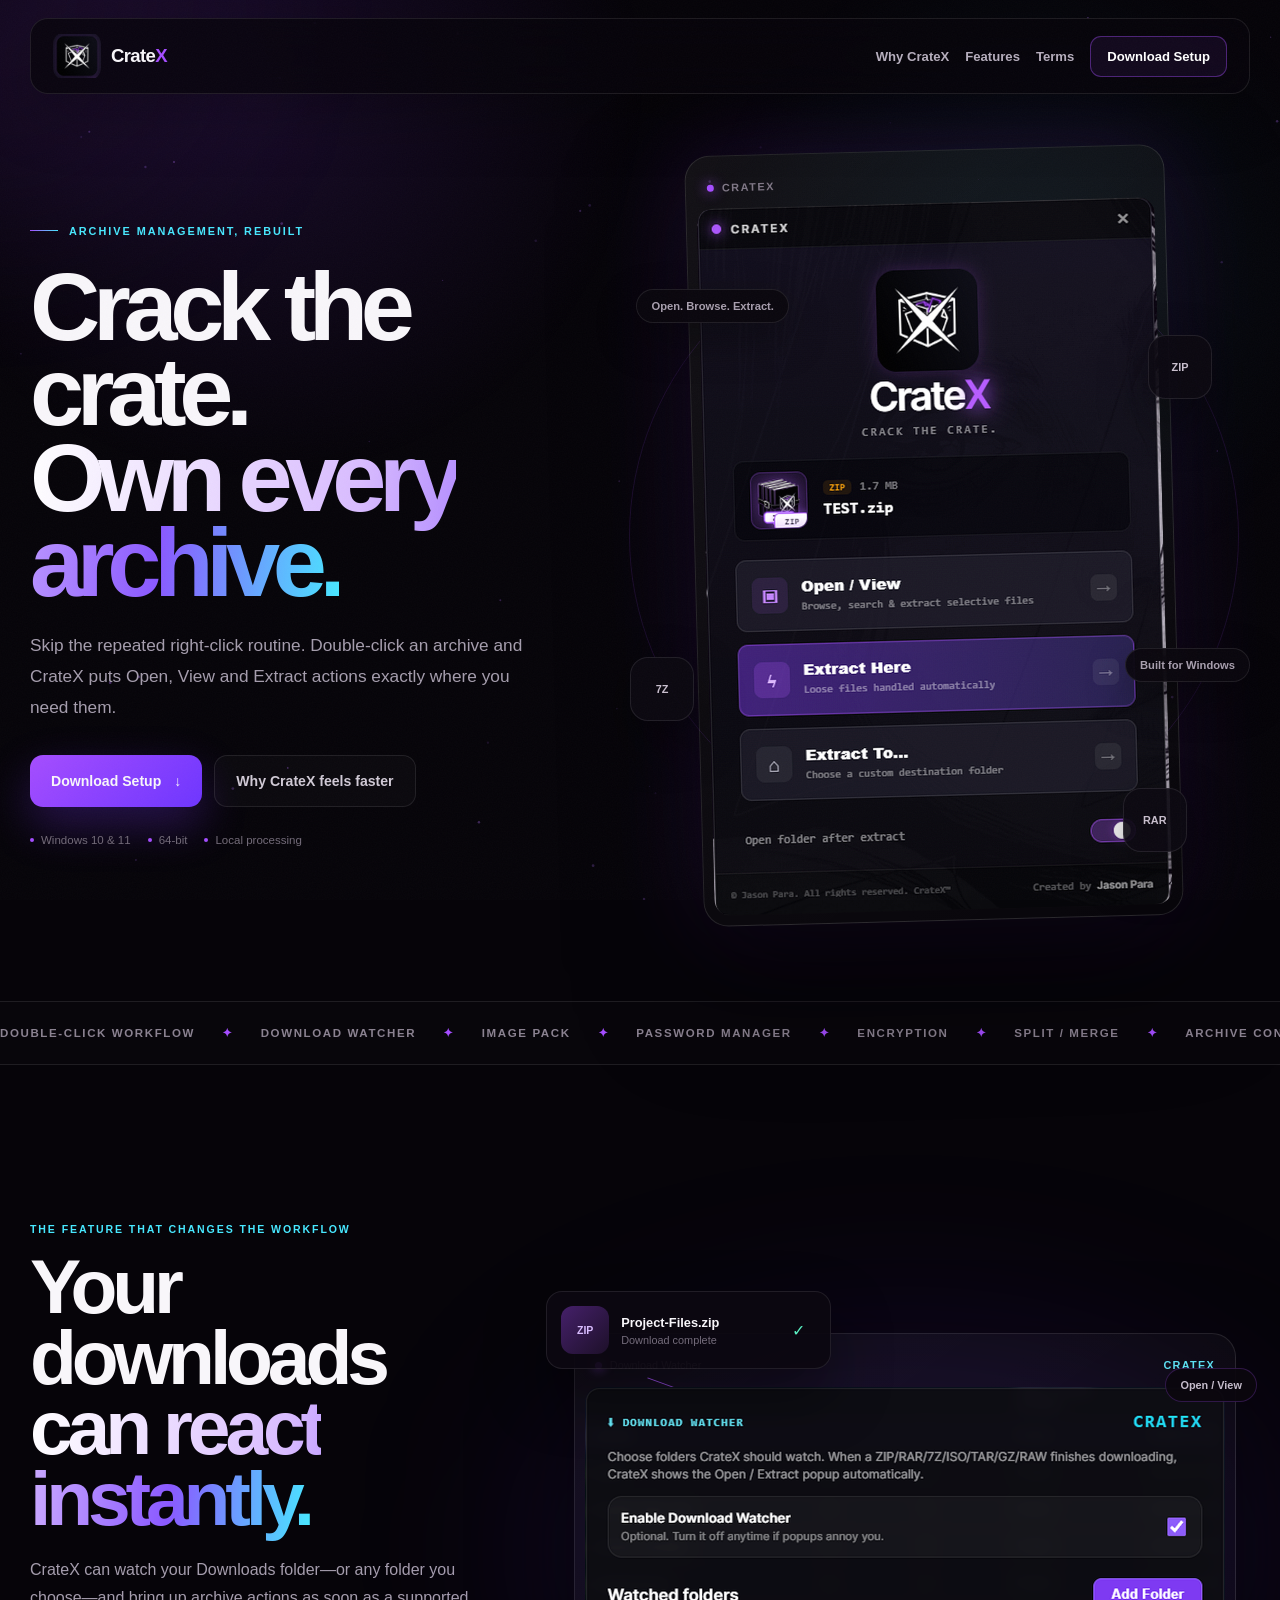
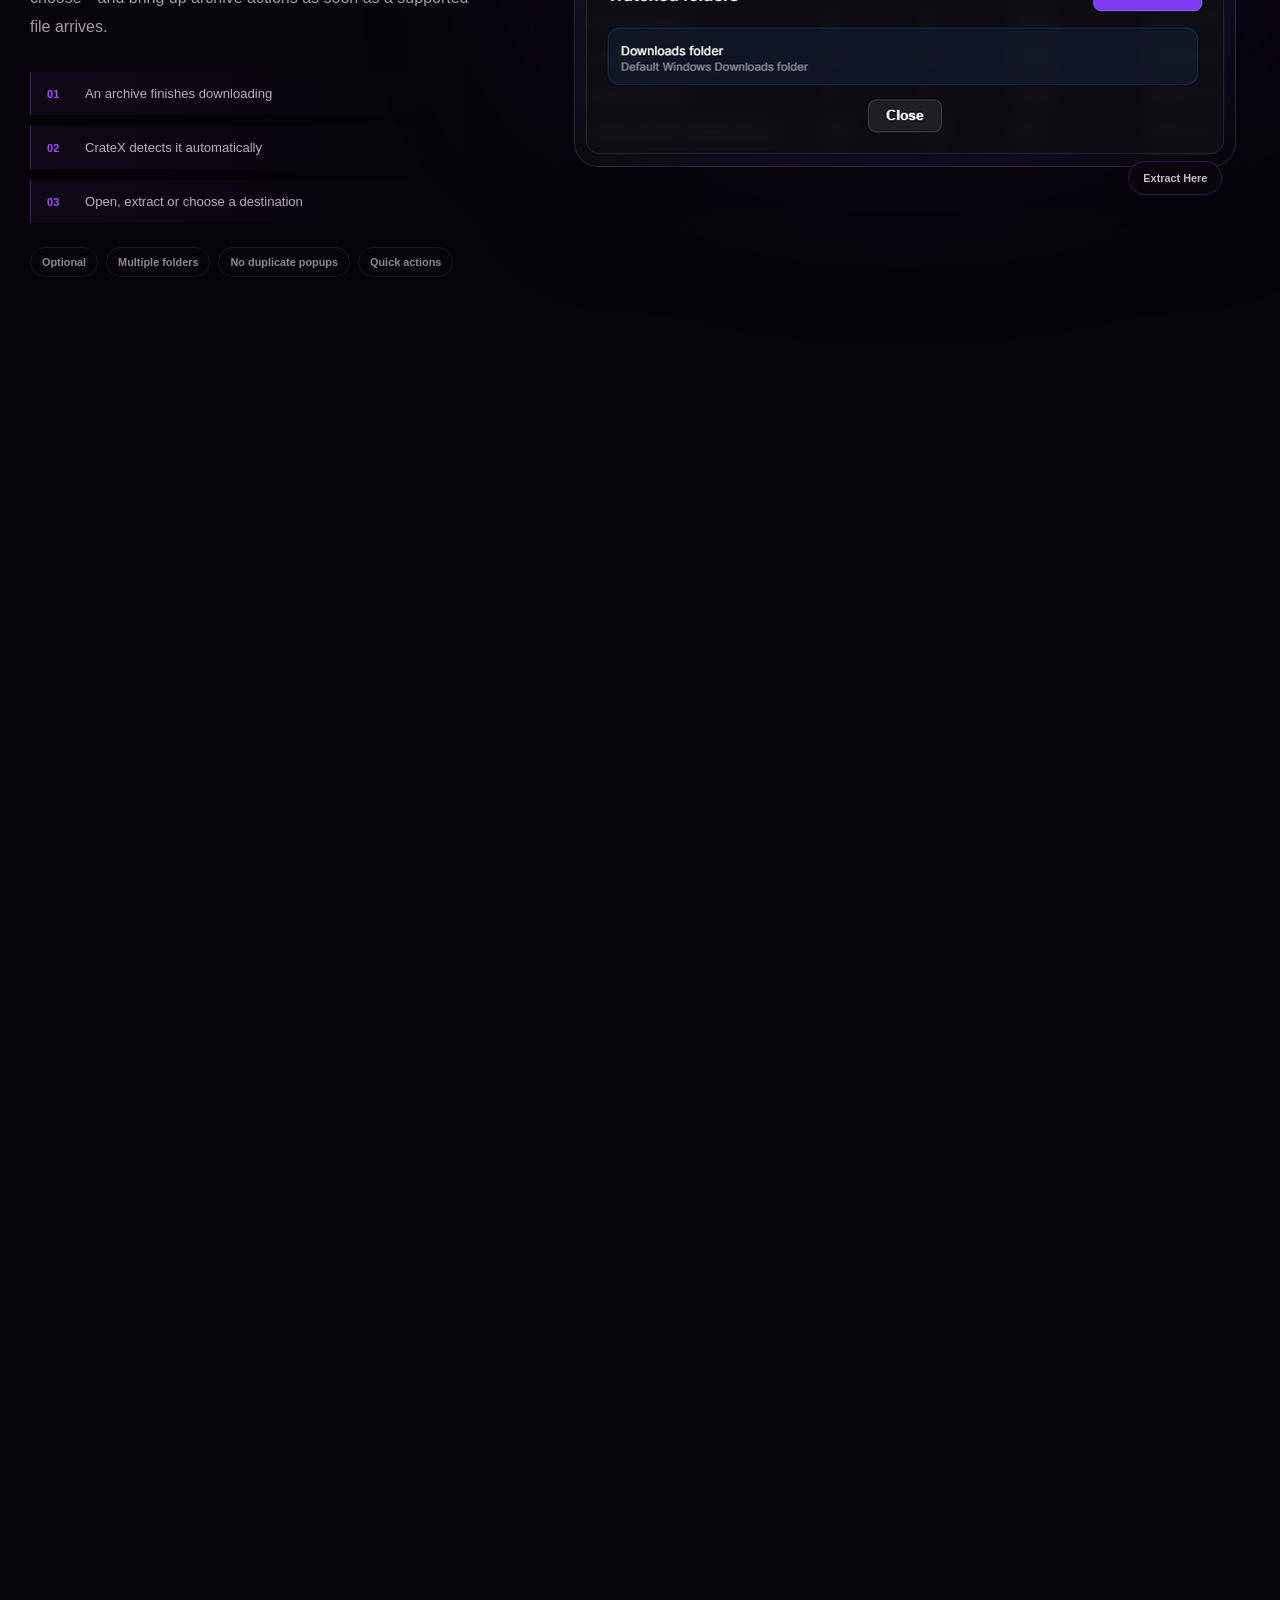
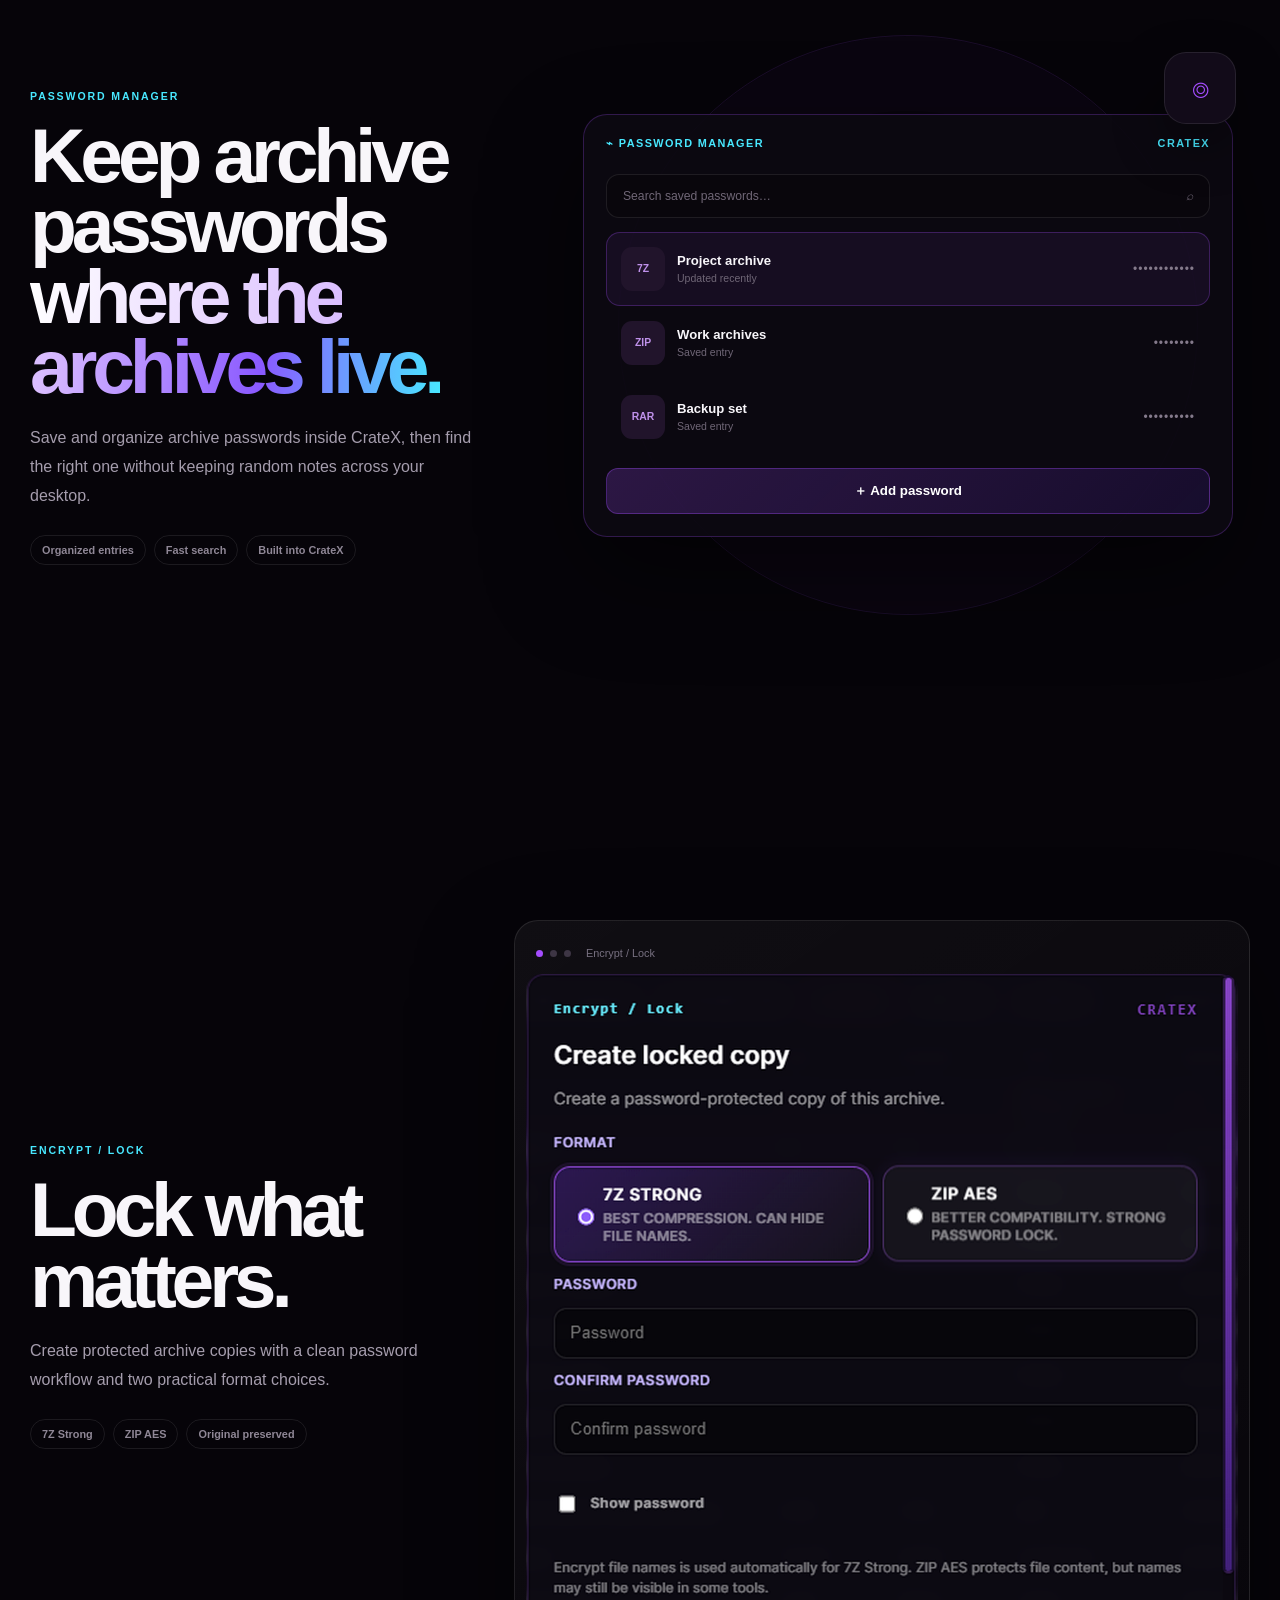
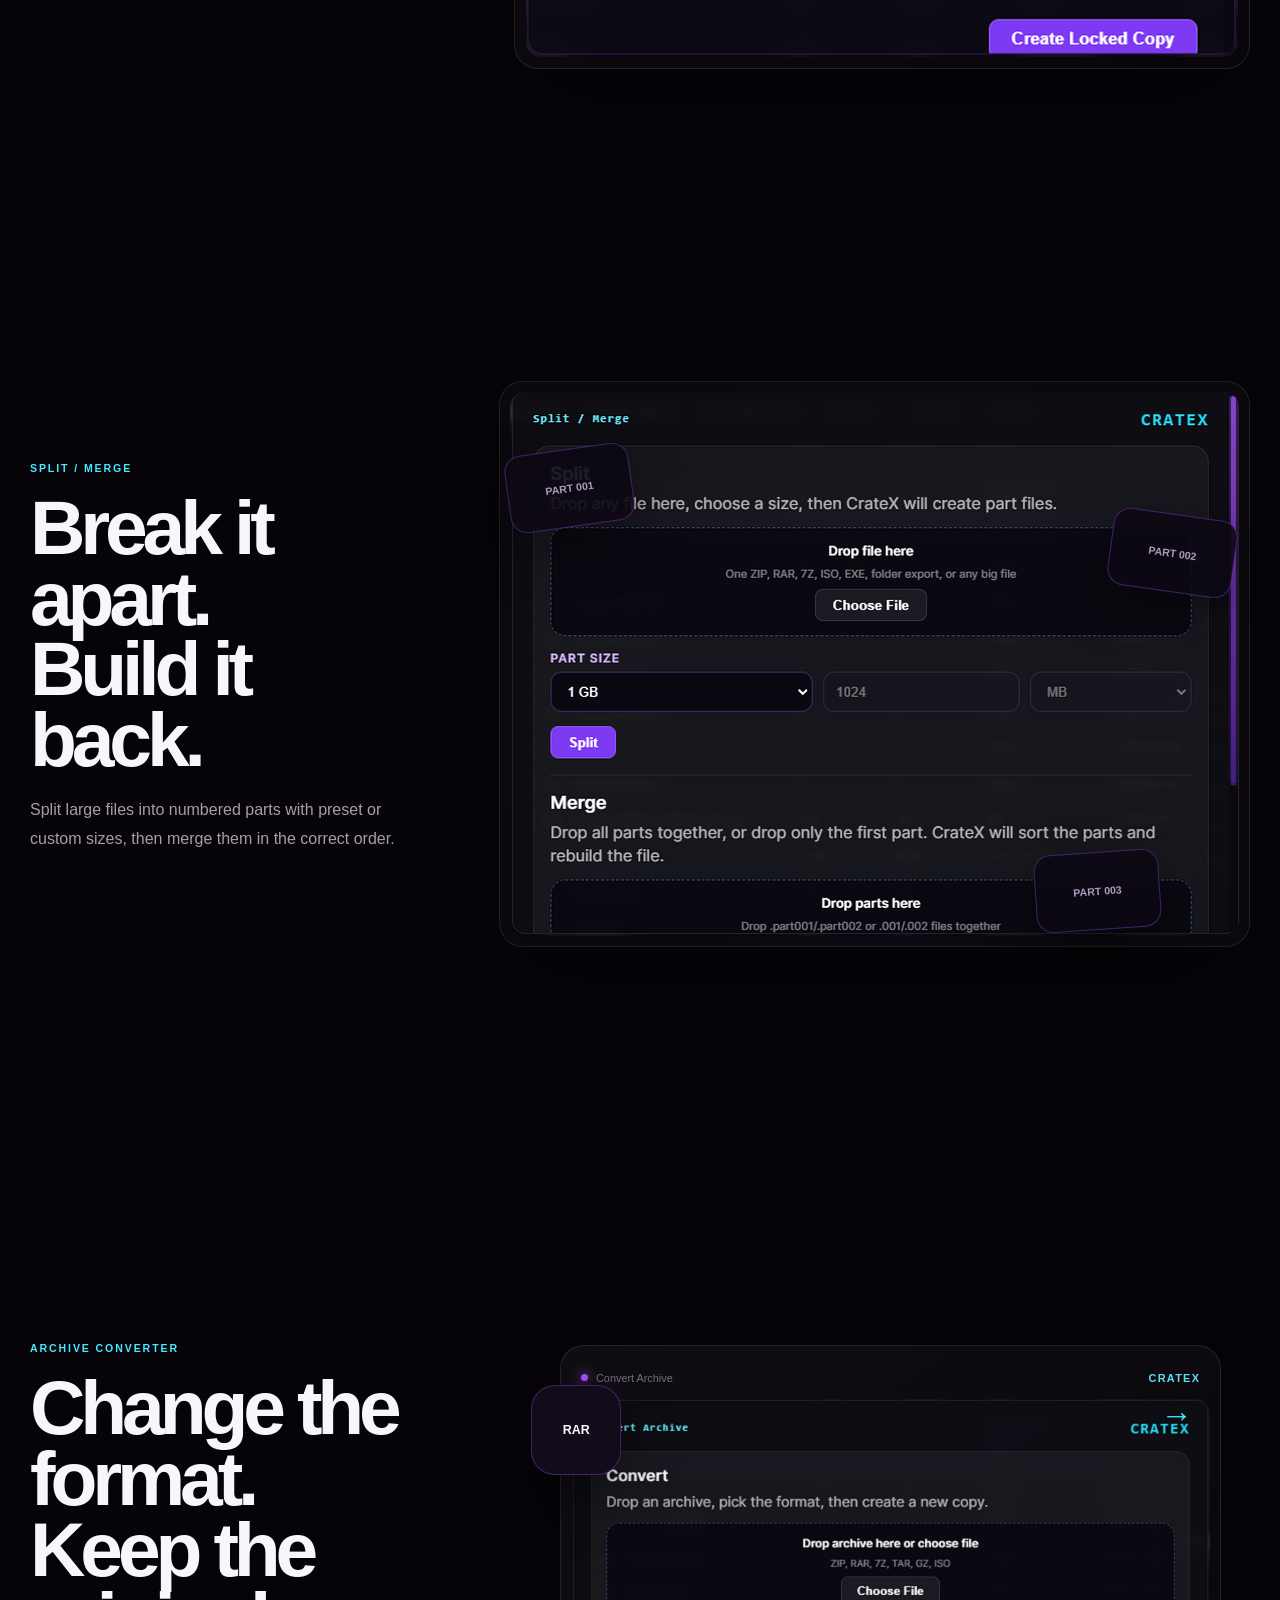
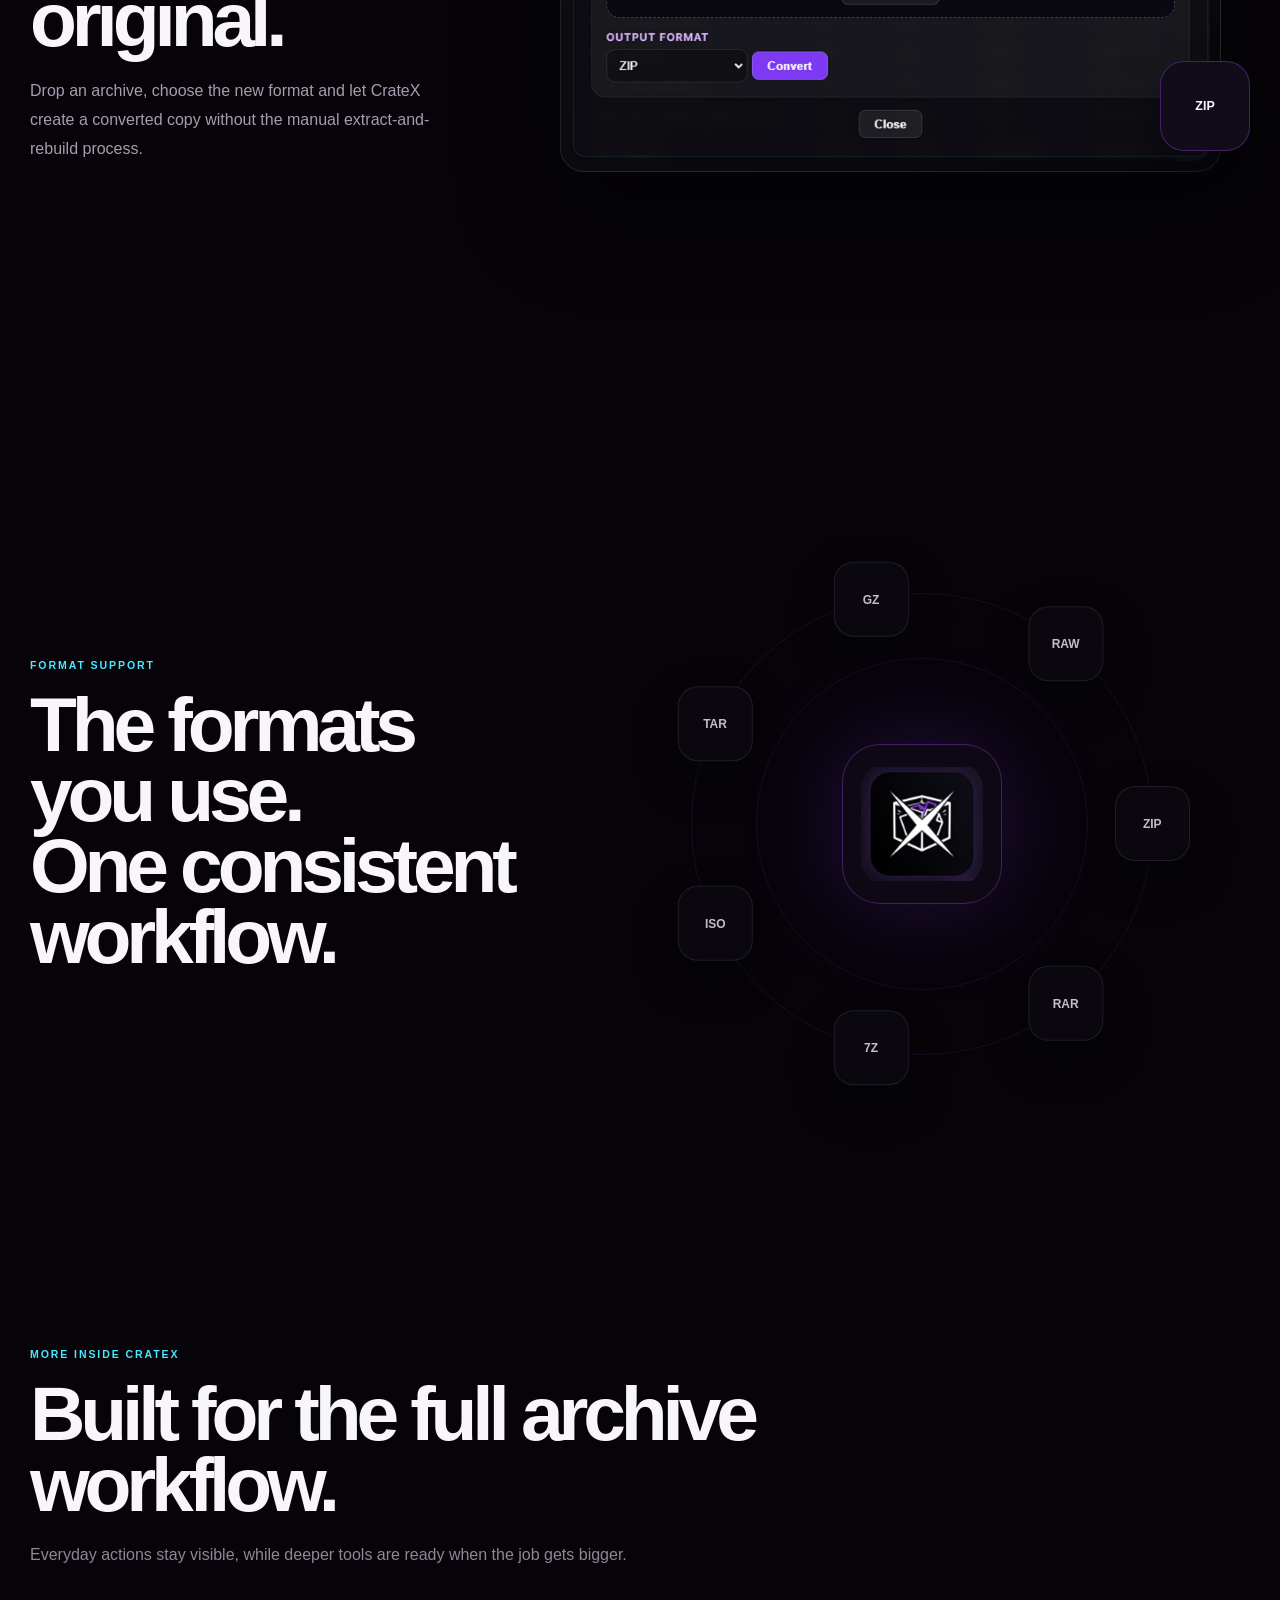
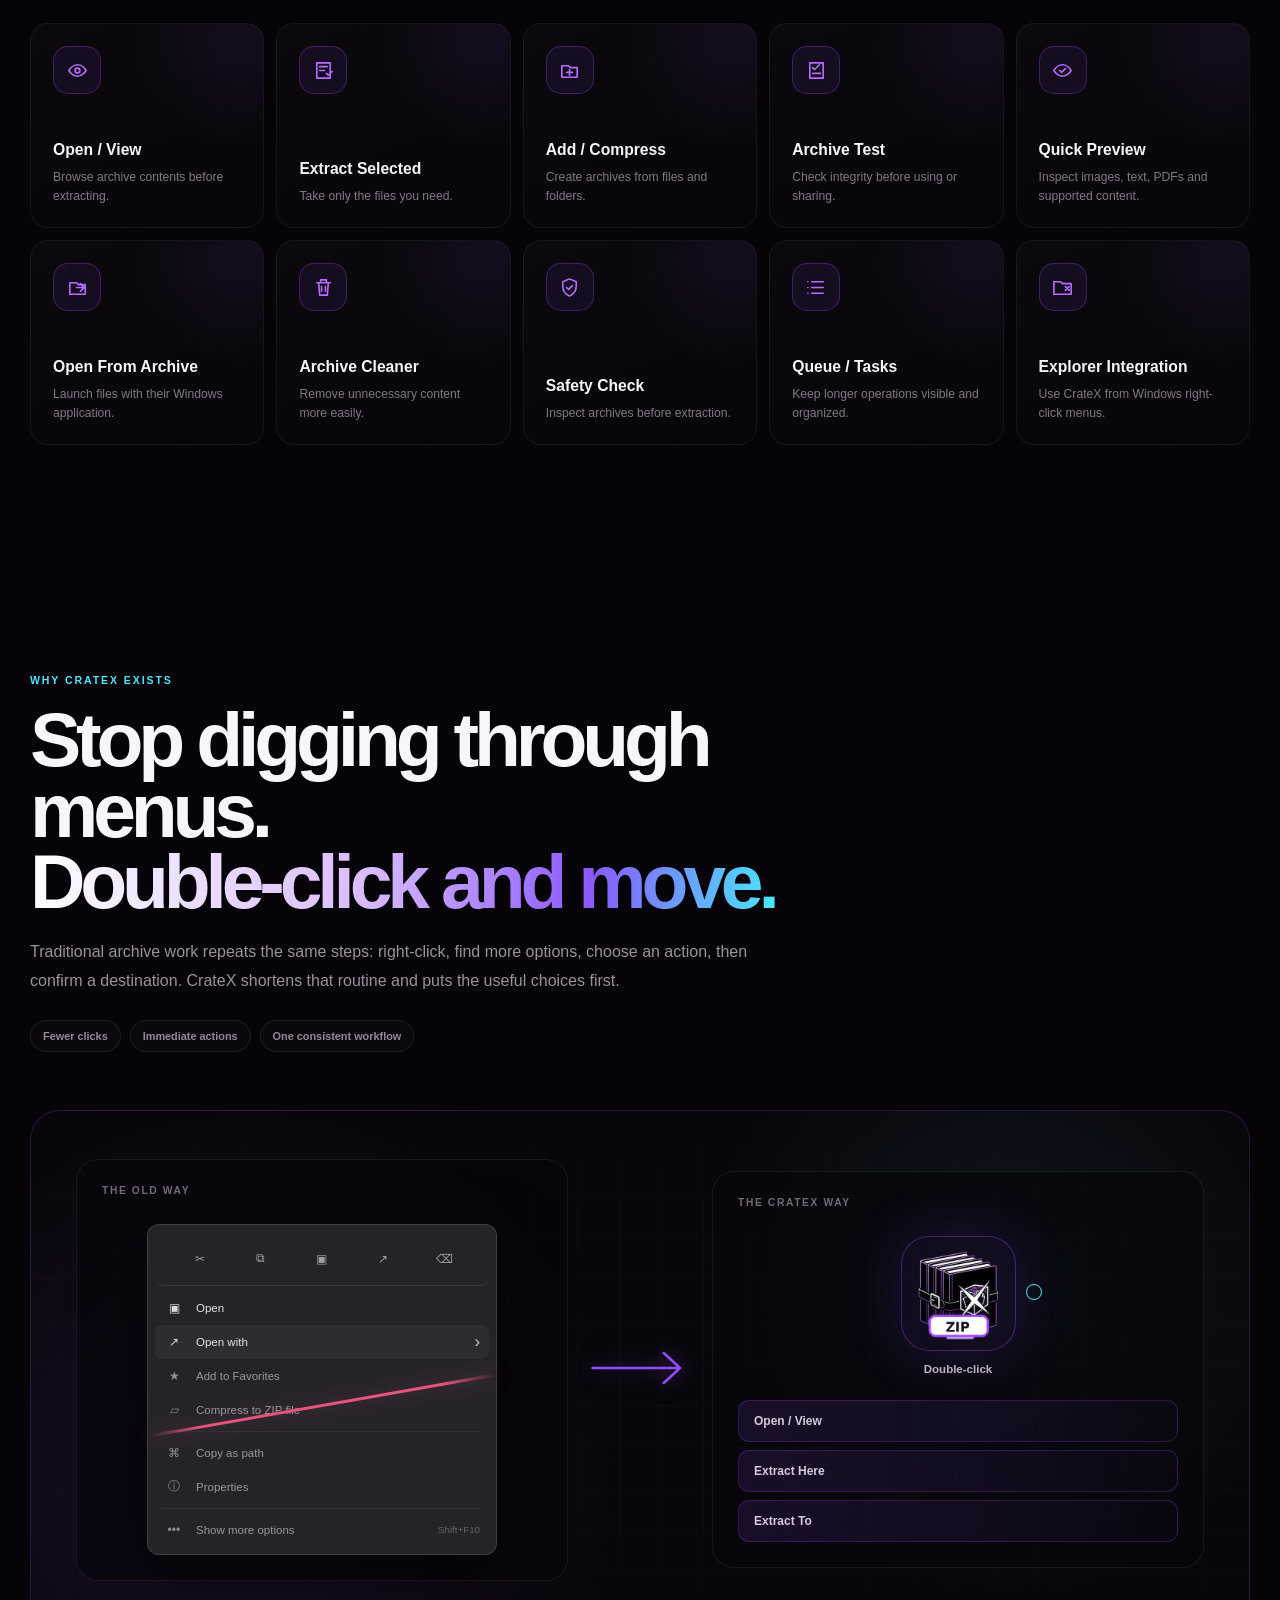
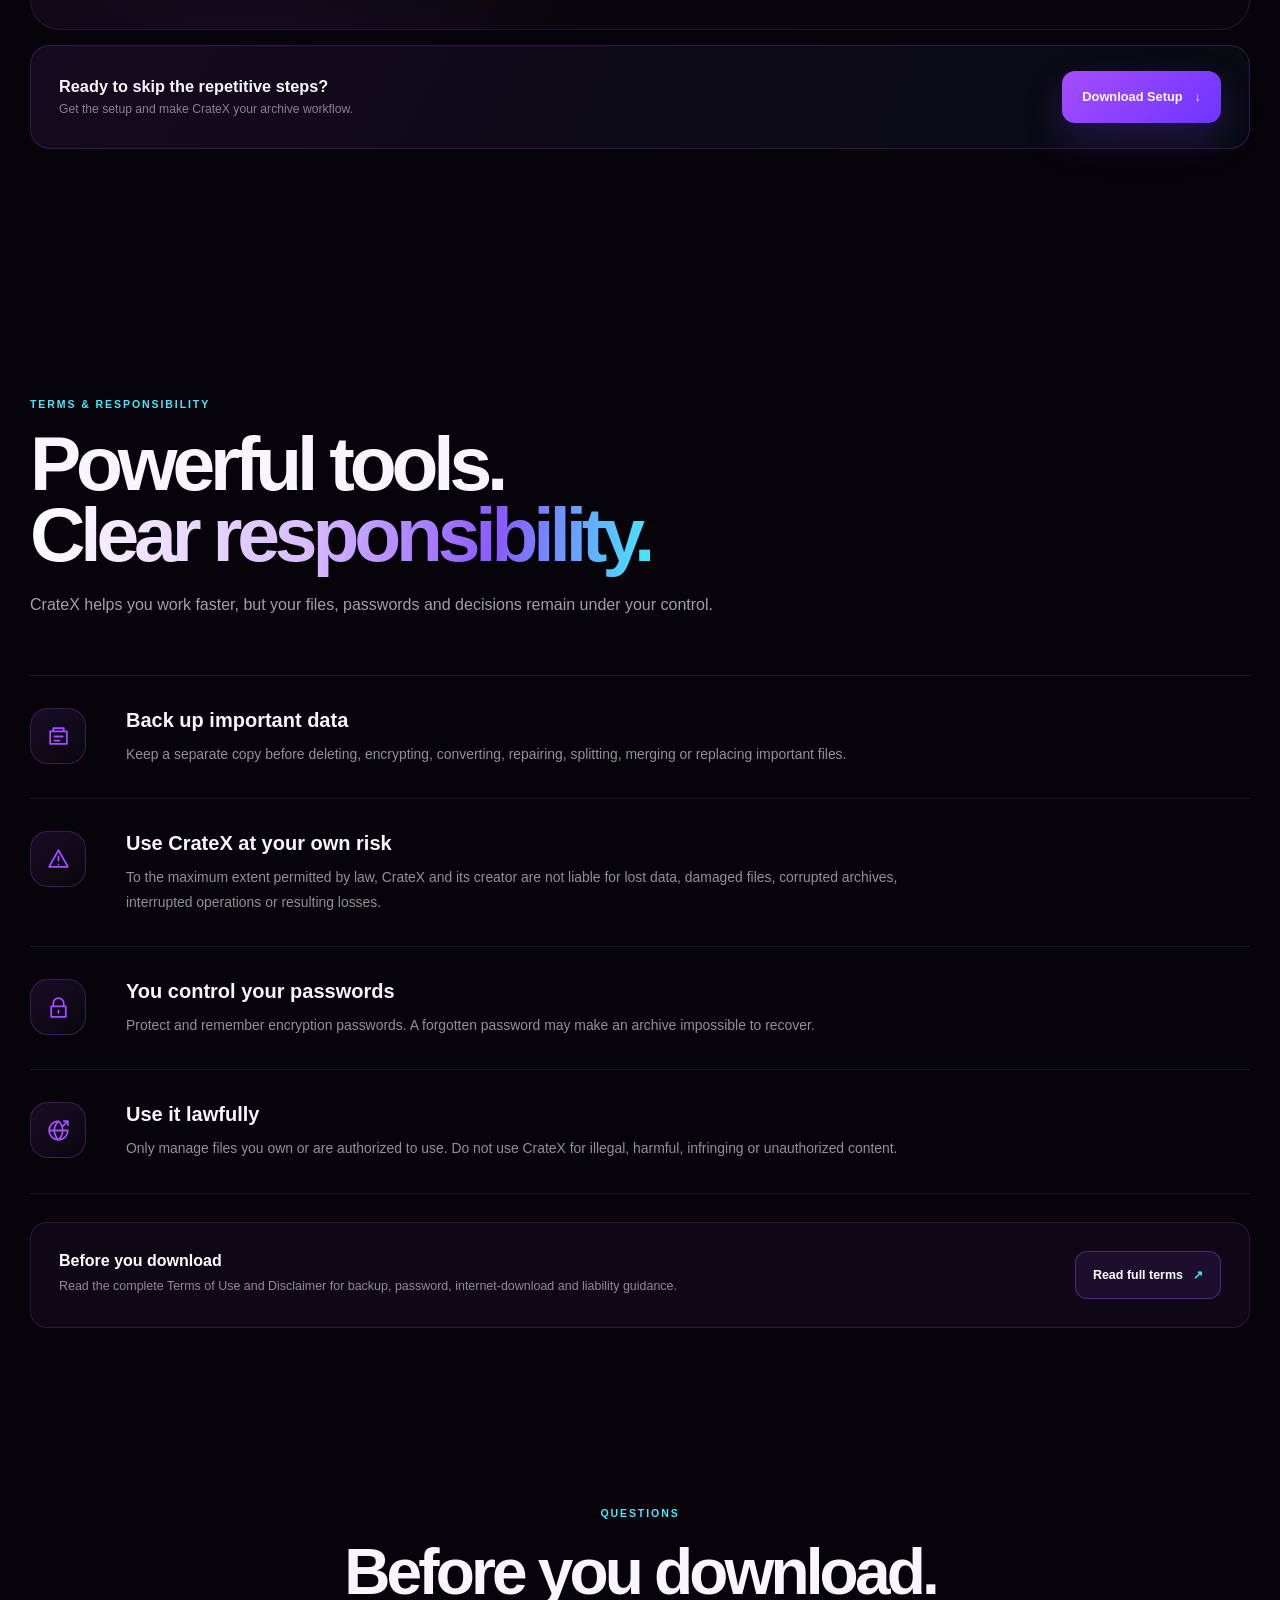
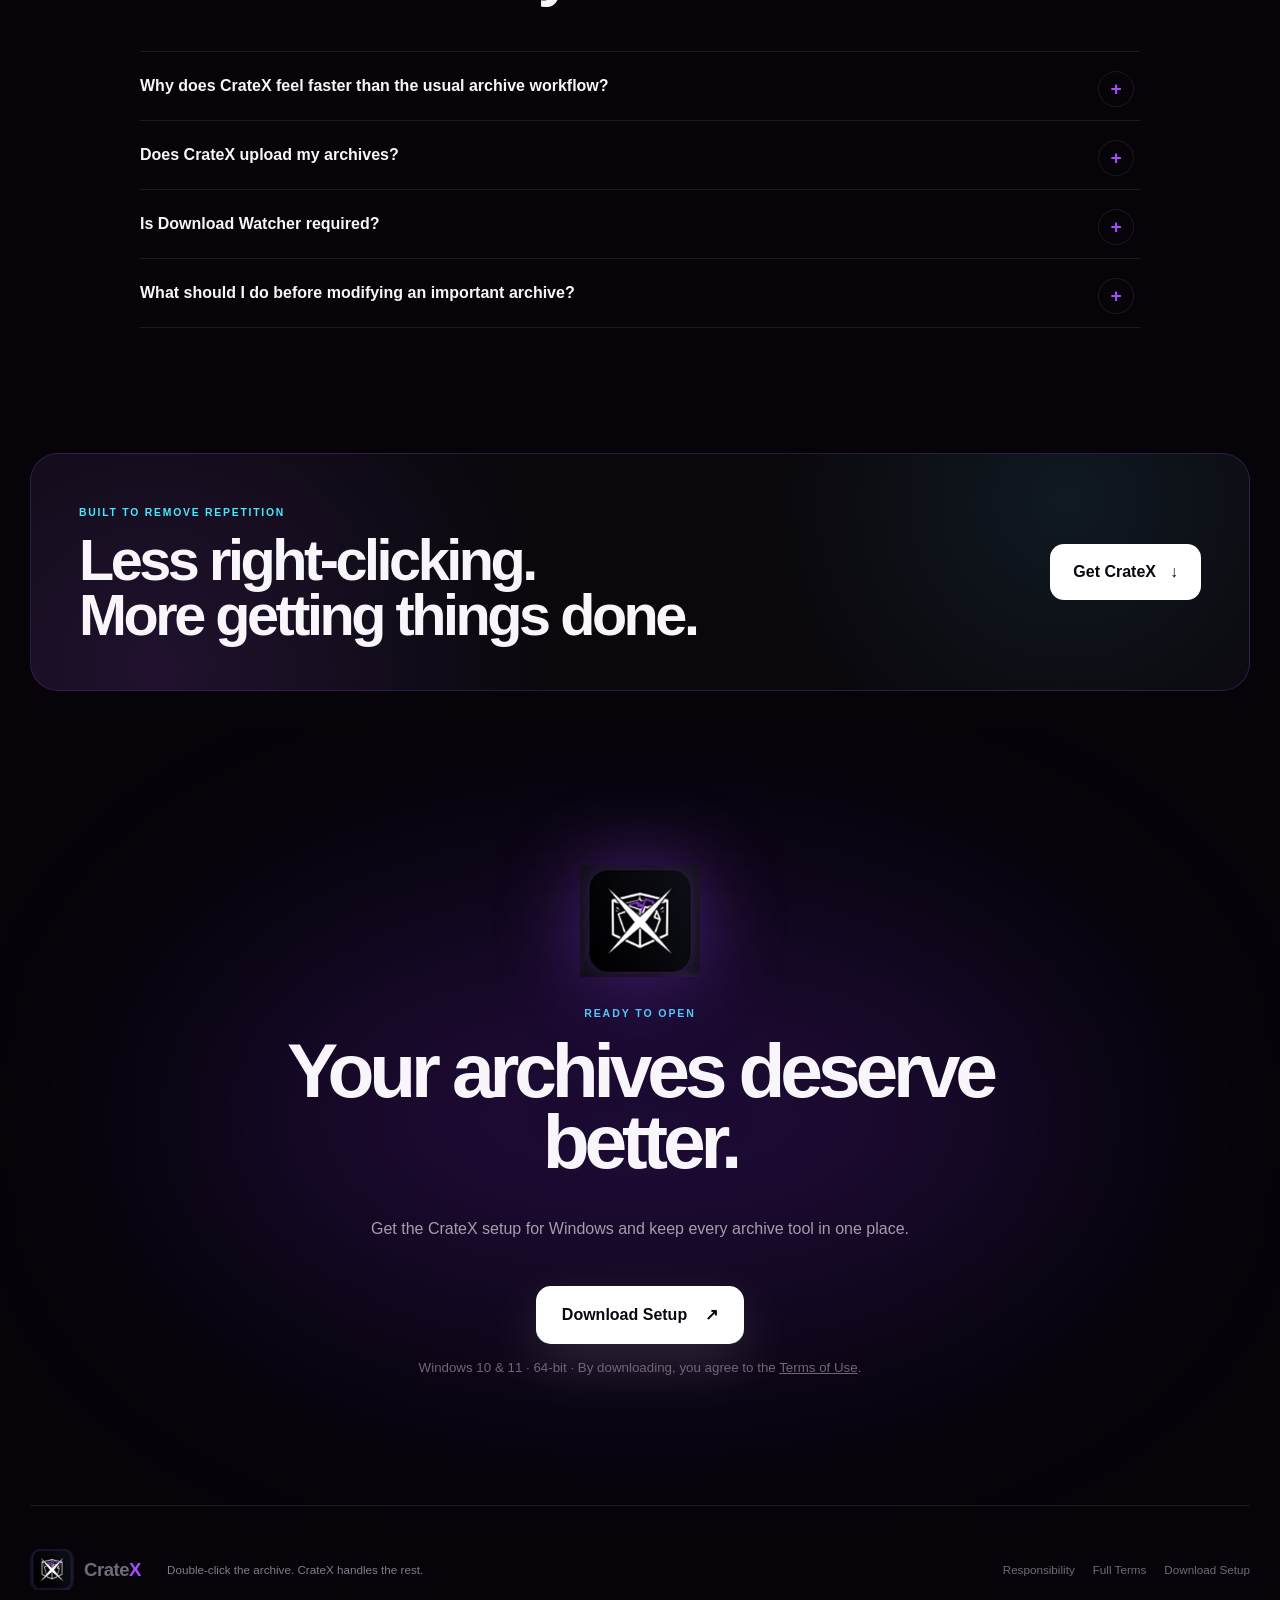
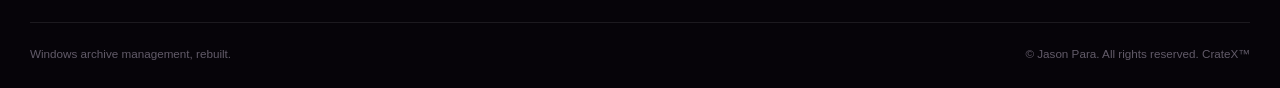
<file: index.html>
<!doctype html>
<html lang="en">
<head>
  <meta charset="utf-8">
  <meta name="viewport" content="width=device-width,initial-scale=1">
  <meta name="theme-color" content="#07050b">
  <meta name="description" content="CrateX is a modern archive manager for Windows with Download Watcher, Image Pack, password tools, extraction, encryption, conversion and more.">
  <title>CrateX — Crack the crate.</title>
  <link rel="stylesheet" href="styles.css">
</head>
<body>
  <canvas id="particles" aria-hidden="true"></canvas>
  <div class="grain" aria-hidden="true"></div>
  <div class="pointer-glow" aria-hidden="true"></div>

  <header class="topbar">
    <a href="#top" class="brand" aria-label="CrateX home">
      <img src="assets/cratex-logo.png" alt="CrateX logo">
      <span>Crate<span>X</span></span>
    </a>
    <nav>
      <a href="#watcher">Why CrateX</a>
      <a href="#tools">Features</a>
      <a href="#terms">Terms</a>
      <a class="download-link" href="#download">Download Setup</a>
    </nav>
    <button class="menu" aria-label="Open navigation" aria-expanded="false"><i></i><i></i></button>
  </header>

  <main id="top">
    <section class="hero">
      <div class="hero-copy reveal">
        <div class="overline"><span></span> Archive management, rebuilt</div>
        <h1>Crack the crate.<br><em>Own every archive.</em></h1>
        <p>Skip the repeated right-click routine. Double-click an archive and CrateX puts Open, View and Extract actions exactly where you need them.</p>
        <div class="hero-actions">
          <a class="primary" href="#download">Download Setup <b>↓</b></a>
          <a class="secondary" href="#watcher">Why CrateX feels faster</a>
        </div>
        <div class="platform-line"><span>Windows 10 & 11</span><span>64-bit</span><span>Local processing</span></div>
      </div>

      <div class="hero-visual reveal" data-parallax>
        <div class="halo halo-a"></div><div class="halo halo-b"></div>
        <div class="hero-frame">
          <div class="frame-label"><i></i> CRATEX</div>
          <img src="assets/quick-actions.png" alt="CrateX quick archive actions">
        </div>
        <div class="orbit orbit-one"><span>ZIP</span></div>
        <div class="orbit orbit-two"><span>7Z</span></div>
        <div class="orbit orbit-three"><span>RAR</span></div>
        <div class="hero-callout callout-a">Open. Browse. Extract.</div>
        <div class="hero-callout callout-b">Built for Windows</div>
      </div>
    </section>

    <section class="value-strip" aria-label="CrateX highlights">
      <div class="value-track">
        <div class="value-group">
          <span>DOUBLE-CLICK WORKFLOW</span><i>✦</i>
          <span>DOWNLOAD WATCHER</span><i>✦</i>
          <span>IMAGE PACK</span><i>✦</i>
          <span>PASSWORD MANAGER</span><i>✦</i>
          <span>ENCRYPTION</span><i>✦</i>
          <span>SPLIT / MERGE</span><i>✦</i>
          <span>ARCHIVE CONVERTER</span><i>✦</i>
        </div>
        <div class="value-group" aria-hidden="true">
          <span>DOUBLE-CLICK WORKFLOW</span><i>✦</i>
          <span>DOWNLOAD WATCHER</span><i>✦</i>
          <span>IMAGE PACK</span><i>✦</i>
          <span>PASSWORD MANAGER</span><i>✦</i>
          <span>ENCRYPTION</span><i>✦</i>
          <span>SPLIT / MERGE</span><i>✦</i>
          <span>ARCHIVE CONVERTER</span><i>✦</i>
        </div>
      </div>
    </section>

    <section class="watcher-stage" id="watcher">
      <div class="watcher-copy reveal">
        <div class="spotlight-label">THE FEATURE THAT CHANGES THE WORKFLOW</div>
        <h2>Your downloads<br><em>can react instantly.</em></h2>
        <p>CrateX can watch your Downloads folder—or any folder you choose—and bring up archive actions as soon as a supported file arrives.</p>
        <div class="watcher-flow">
          <div><b>01</b><span>An archive finishes downloading</span></div>
          <div><b>02</b><span>CrateX detects it automatically</span></div>
          <div><b>03</b><span>Open, extract or choose a destination</span></div>
        </div>
        <div class="feature-pills"><span>Optional</span><span>Multiple folders</span><span>No duplicate popups</span><span>Quick actions</span></div>
      </div>

      <div class="watcher-visual reveal">
        <div class="watcher-beam"></div>
        <div class="download-file">
          <div class="download-file-icon">ZIP</div>
          <div><b>Project-Files.zip</b><span>Download complete</span></div>
          <i>✓</i>
        </div>
        <div class="motion-line"></div>
        <div class="product-window watcher-window">
          <div class="window-head"><span><i></i> Download Watcher</span><b>CRATEX</b></div>
          <img src="assets/watcher.png" alt="CrateX Download Watcher">
        </div>
        <div class="watcher-action action-one">Open / View</div>
        <div class="watcher-action action-two">Extract Here</div>
      </div>
    </section>

    <section class="imagepack-stage" id="image-pack">
      <div class="imagepack-art reveal">
        <div class="image-source image-source-jpg">
          <img src="assets/imagepack-jpg.jpg" alt="JPG cover image">
          <span>JPG COVER</span>
        </div>
        <div class="image-source image-source-png">
          <img src="assets/imagepack-png.png" alt="PNG cover image">
          <span>PNG COVER</span>
        </div>
        <div class="imagepack-plus">＋</div>
        <div class="zip-source">
          <img src="assets/cratex-zip-icon.png" alt="CrateX ZIP archive icon">
          <span>ZIP ARCHIVE</span>
        </div>
        <div class="pack-flow flow-one"></div>
        <div class="pack-flow flow-two"></div>
        <div class="result-beam"></div>
        <div class="product-window imagepack-window">
          <div class="window-head"><span><i></i> Image Pack</span><b>CRATEX TOOLS</b></div>
          <img src="assets/image-pack.png" alt="CrateX Image Pack tool">
        </div>
      </div>
      <div class="imagepack-copy reveal">
        <span class="feature-index">IMAGE PACK</span>
        <h2>More than an archive.<br><em>A file with a second layer.</em></h2>
        <p>Combine a cover image with an archive, add an optional password, scan an Image Pack and reopen the hidden content later.</p>
        <div class="large-points">
          <div><b>Blend</b><span>Use JPG, PNG or WebP as the visible cover.</span></div>
          <div><b>Protect</b><span>Add an optional password before creating the pack.</span></div>
          <div><b>Reopen</b><span>Scan the image and recover the embedded archive in CrateX.</span></div>
        </div>
      </div>
    </section>

    <section class="password-stage" id="passwords">
      <div class="password-copy reveal">
        <span class="feature-index">PASSWORD MANAGER</span>
        <h2>Keep archive passwords<br><em>where the archives live.</em></h2>
        <p>Save and organize archive passwords inside CrateX, then find the right one without keeping random notes across your desktop.</p>
        <div class="password-notes">
          <span>Organized entries</span>
          <span>Fast search</span>
          <span>Built into CrateX</span>
        </div>
      </div>

      <div class="password-visual reveal">
        <div class="vault-rings"></div>
        <div class="vault-card">
          <header><span>⌁ PASSWORD MANAGER</span><b>CRATEX</b></header>
          <div class="vault-search">Search saved passwords… <i>⌕</i></div>
          <div class="vault-entry active">
            <div class="vault-icon">7Z</div>
            <div><b>Project archive</b><span>Updated recently</span></div>
            <em>••••••••••••</em>
          </div>
          <div class="vault-entry">
            <div class="vault-icon">ZIP</div>
            <div><b>Work archives</b><span>Saved entry</span></div>
            <em>••••••••</em>
          </div>
          <div class="vault-entry">
            <div class="vault-icon">RAR</div>
            <div><b>Backup set</b><span>Saved entry</span></div>
            <em>••••••••••</em>
          </div>
          <button type="button">＋ Add password</button>
        </div>
        <div class="vault-lock">⌾</div>
      </div>
    </section>

    <section class="cinematic-feature feature-left" id="tools">
      <div class="feature-copy reveal">
        <span class="feature-index">ENCRYPT / LOCK</span>
        <h2>Lock what matters.</h2>
        <p>Create protected archive copies with a clean password workflow and two practical format choices.</p>
        <div class="chips"><span>7Z Strong</span><span>ZIP AES</span><span>Original preserved</span></div>
      </div>
      <div class="screen-wrap reveal tilt">
        <div class="screen-chrome"><i></i><i></i><i></i><span>Encrypt / Lock</span></div>
        <img src="assets/encrypt.png" alt="CrateX encryption window">
      </div>
    </section>

    <section class="split-scene">
      <div class="split-copy reveal">
        <span class="feature-index">SPLIT / MERGE</span>
        <h2>Break it apart.<br>Build it back.</h2>
        <p>Split large files into numbered parts with preset or custom sizes, then merge them in the correct order.</p>
      </div>
      <div class="split-visual reveal">
        <div class="part p1">PART 001</div><div class="part p2">PART 002</div><div class="part p3">PART 003</div>
        <div class="split-screen"><img src="assets/split-merge.png" alt="CrateX split and merge tool"></div>
      </div>
    </section>

    <section class="converter-stage">
      <div class="converter-copy reveal">
        <span class="feature-index">ARCHIVE CONVERTER</span>
        <h2>Change the format.<br>Keep the original.</h2>
        <p>Drop an archive, choose the new format and let CrateX create a converted copy without the manual extract-and-rebuild process.</p>
      </div>
      <div class="converter-visual reveal">
        <div class="convert-token left">RAR</div>
        <div class="convert-arrow">→</div>
        <div class="convert-token right">ZIP</div>
        <div class="product-window converter-window">
          <div class="window-head"><span><i></i> Convert Archive</span><b>CRATEX</b></div>
          <img src="assets/converter.png" alt="CrateX archive converter">
        </div>
      </div>
    </section>

    <section class="formats">
      <div class="formats-copy reveal">
        <span class="feature-index">FORMAT SUPPORT</span>
        <h2>The formats you use.<br>One consistent workflow.</h2>
      </div>
      <div class="format-orbit reveal">
        <div class="format-center"><img src="assets/cratex-logo.png" alt="CrateX logo"></div>
        <span style="--i:0">ZIP</span><span style="--i:1">RAR</span><span style="--i:2">7Z</span><span style="--i:3">ISO</span><span style="--i:4">TAR</span><span style="--i:5">GZ</span><span style="--i:6">RAW</span>
      </div>
    </section>

    <section class="capability-wall">
      <div class="capability-title reveal">
        <span>MORE INSIDE CRATEX</span>
        <h2>Built for the full archive workflow.</h2>
        <p>Everyday actions stay visible, while deeper tools are ready when the job gets bigger.</p>
      </div>
      <div class="capability-grid">
        <article class="reveal">
          <div class="capability-icon" aria-hidden="true"><svg viewBox="0 0 24 24"><path d="M3 12s3.5-6 9-6 9 6 9 6-3.5 6-9 6-9-6-9-6z"/><circle cx="12" cy="12" r="2.5"/></svg></div>
          <div><b>Open / View</b><p>Browse archive contents before extracting.</p></div>
        </article><article class="reveal">
          <div class="capability-icon" aria-hidden="true"><svg viewBox="0 0 24 24"><path d="M5 4h14v16H5zM8 8h8M8 12h5M15 15l2 2 4-4"/></svg></div>
          <div><b>Extract Selected</b><p>Take only the files you need.</p></div>
        </article><article class="reveal">
          <div class="capability-icon" aria-hidden="true"><svg viewBox="0 0 24 24"><path d="M4 7h7l2 2h7v10H4zM12 11v6M9 14h6"/></svg></div>
          <div><b>Add / Compress</b><p>Create archives from files and folders.</p></div>
        </article><article class="reveal">
          <div class="capability-icon" aria-hidden="true"><svg viewBox="0 0 24 24"><path d="M5 4h14v16H5zM8 9l2 2 5-5M8 15h8"/></svg></div>
          <div><b>Archive Test</b><p>Check integrity before using or sharing.</p></div>
        </article><article class="reveal">
          <div class="capability-icon" aria-hidden="true"><svg viewBox="0 0 24 24"><path d="M3 12s3.5-6 9-6 9 6 9 6-3.5 6-9 6-9-6-9-6z"/><path d="M9 12l2 2 4-4"/></svg></div>
          <div><b>Quick Preview</b><p>Inspect images, text, PDFs and supported content.</p></div>
        </article><article class="reveal">
          <div class="capability-icon" aria-hidden="true"><svg viewBox="0 0 24 24"><path d="M4 7h7l2 2h7v10H4zM11 12h7M15 8l4 4-4 4"/></svg></div>
          <div><b>Open From Archive</b><p>Launch files with their Windows application.</p></div>
        </article><article class="reveal">
          <div class="capability-icon" aria-hidden="true"><svg viewBox="0 0 24 24"><path d="M5 7h14M9 7V4h6v3M7 7l1 13h8l1-13M10 11v5M14 11v5"/></svg></div>
          <div><b>Archive Cleaner</b><p>Remove unnecessary content more easily.</p></div>
        </article><article class="reveal">
          <div class="capability-icon" aria-hidden="true"><svg viewBox="0 0 24 24"><path d="M12 3l7 3v5c0 5-3 8-7 10-4-2-7-5-7-10V6zM9 12l2 2 4-4"/></svg></div>
          <div><b>Safety Check</b><p>Inspect archives before extraction.</p></div>
        </article><article class="reveal">
          <div class="capability-icon" aria-hidden="true"><svg viewBox="0 0 24 24"><path d="M7 6h12M7 12h12M7 18h12M3 6h.01M3 12h.01M3 18h.01"/></svg></div>
          <div><b>Queue / Tasks</b><p>Keep longer operations visible and organized.</p></div>
        </article><article class="reveal">
          <div class="capability-icon" aria-hidden="true"><svg viewBox="0 0 24 24"><path d="M3 6h7l2 2h9v11H3zM15 11l4 4M19 11l-4 4"/></svg></div>
          <div><b>Explorer Integration</b><p>Use CrateX from Windows right-click menus.</p></div>
        </article>
      </div>
    </section>

    <section class="workflow-bridge">
      <div class="bridge-copy reveal">
        <span class="feature-index">WHY CRATEX EXISTS</span>
        <h2>Stop digging through menus.<br><em>Double-click and move.</em></h2>
        <p>Traditional archive work repeats the same steps: right-click, find more options, choose an action, then confirm a destination. CrateX shortens that routine and puts the useful choices first.</p>
        <div class="bridge-points">
          <span>Fewer clicks</span>
          <span>Immediate actions</span>
          <span>One consistent workflow</span>
        </div>
      </div>

      <div class="bridge-visual reveal">
        <div class="old-flow">
          <span class="flow-label">THE OLD WAY</span>
          <div class="context-menu windows-menu">
            <div class="windows-quick-row" aria-hidden="true">
              <span>✂</span><span>⧉</span><span>▣</span><span>↗</span><span>⌫</span>
            </div>
            <div><span class="menu-icon">▣</span><b>Open</b></div>
            <div><span class="menu-icon">↗</span><b>Open with</b><em>›</em></div>
            <div><span class="menu-icon">★</span><b>Add to Favorites</b></div>
            <div><span class="menu-icon">▱</span><b>Compress to ZIP file</b></div>
            <div class="menu-separator"></div>
            <div><span class="menu-icon">⌘</span><b>Copy as path</b></div>
            <div><span class="menu-icon">ⓘ</span><b>Properties</b></div>
            <div class="menu-separator"></div>
            <div class="show-more"><span class="menu-icon">•••</span><b>Show more options</b><small>Shift+F10</small></div>
          </div>
          <div class="old-flow-strike"></div>
        </div>

        <div class="bridge-arrow" aria-hidden="true">
          <svg viewBox="0 0 80 32"><path d="M2 16h70M59 4l13 12-13 12"/></svg>
        </div>

        <div class="new-flow">
          <span class="flow-label">THE CRATEX WAY</span>
          <div class="double-click">
            <div class="mini-zip"><img src="assets/cratex-zip-icon.png" alt=""></div>
            <span>Double-click</span>
            <i></i><i></i>
          </div>
          <div class="instant-actions">
            <b>Open / View</b>
            <b>Extract Here</b>
            <b>Extract To</b>
          </div>
        </div>
      </div>

      <div class="bridge-cta reveal">
        <div>
          <strong>Ready to skip the repetitive steps?</strong>
          <span>Get the setup and make CrateX your archive workflow.</span>
        </div>
        <a href="#download">Download Setup <b>↓</b></a>
      </div>
    </section>

    <section class="terms-section" id="terms">
      <div class="terms-heading reveal">
        <span class="feature-index">TERMS & RESPONSIBILITY</span>
        <h2>Powerful tools.<br><em>Clear responsibility.</em></h2>
        <p>CrateX helps you work faster, but your files, passwords and decisions remain under your control.</p>
      </div>

      <div class="responsibility-list">
        <article class="responsibility-item reveal">
          <div class="responsibility-icon" aria-hidden="true">
            <svg viewBox="0 0 24 24"><path d="M4 7h16v12H4zM7 4h10v3H7zM8 12h8M8 16h5"/></svg>
          </div>
          <div>
            <h3>Back up important data</h3>
            <p>Keep a separate copy before deleting, encrypting, converting, repairing, splitting, merging or replacing important files.</p>
          </div>
        </article>
        <article class="responsibility-item reveal">
          <div class="responsibility-icon" aria-hidden="true">
            <svg viewBox="0 0 24 24"><path d="M12 3l9 16H3L12 3zM12 9v4M12 17h.01"/></svg>
          </div>
          <div>
            <h3>Use CrateX at your own risk</h3>
            <p>To the maximum extent permitted by law, CrateX and its creator are not liable for lost data, damaged files, corrupted archives, interrupted operations or resulting losses.</p>
          </div>
        </article>
        <article class="responsibility-item reveal">
          <div class="responsibility-icon" aria-hidden="true">
            <svg viewBox="0 0 24 24"><path d="M7 11V8a5 5 0 0110 0v3M5 11h14v10H5zM12 15v2"/></svg>
          </div>
          <div>
            <h3>You control your passwords</h3>
            <p>Protect and remember encryption passwords. A forgotten password may make an archive impossible to recover.</p>
          </div>
        </article>
        <article class="responsibility-item reveal">
          <div class="responsibility-icon" aria-hidden="true">
            <svg viewBox="0 0 24 24"><path d="M12 3a9 9 0 109 9M3 12h18M12 3c3 3 4 6 4 9s-1 6-4 9c-3-3-4-6-4-9s1-6 4-9M16 8l5-5M17 3h4v4"/></svg>
          </div>
          <div>
            <h3>Use it lawfully</h3>
            <p>Only manage files you own or are authorized to use. Do not use CrateX for illegal, harmful, infringing or unauthorized content.</p>
          </div>
        </article>
      </div>

      <div class="legal-callout reveal">
        <div>
          <strong>Before you download</strong>
          <p>Read the complete Terms of Use and Disclaimer for backup, password, internet-download and liability guidance.</p>
        </div>
        <a href="terms.html">Read full terms <span>↗</span></a>
      </div>
    </section>

    <section class="faq-section">
      <div class="faq-heading reveal"><span class="feature-index">QUESTIONS</span><h2>Before you download.</h2></div>
      <div class="faq-list">
        <details class="reveal"><summary>Why does CrateX feel faster than the usual archive workflow?</summary><p>Instead of repeatedly opening right-click menus, CrateX can present the key actions immediately when you double-click a supported archive.</p></details>
        <details class="reveal"><summary>Does CrateX upload my archives?</summary><p>No. Core archive operations run locally on your Windows PC.</p></details>
        <details class="reveal"><summary>Is Download Watcher required?</summary><p>No. It is optional and can be enabled or disabled whenever you choose.</p></details>
        <details class="reveal"><summary>What should I do before modifying an important archive?</summary><p>Keep a separate backup. This is especially important before encryption, conversion, deletion, repair, split or merge operations.</p></details>
      </div>
    </section>

    <section class="closing-band reveal">
      <div><span>BUILT TO REMOVE REPETITION</span><h2>Less right-clicking.<br>More getting things done.</h2></div>
      <a href="#download">Get CrateX <b>↓</b></a>
    </section>

    <section class="download" id="download">
      <div class="download-beam"></div>
      <img src="assets/cratex-logo.png" alt="CrateX logo" class="download-logo reveal">
      <span class="feature-index reveal">READY TO OPEN</span>
      <h2 class="reveal">Your archives deserve better.</h2>
      <p class="reveal">Get the CrateX setup for Windows and keep every archive tool in one place.</p>
      <a class="download-button reveal" href="https://github.com/since99s/crateX/releases/download/CRATEX/CrateX_Setup.exe" target="_blank" rel="noopener">Download Setup <span>↗</span></a>
      <small>Windows 10 & 11 · 64-bit · By downloading, you agree to the <a href="terms.html">Terms of Use</a>.</small>
    </section>
  </main>

  <footer>
    <div class="footer-main">
      <a class="brand footer-brand" href="#top"><img src="assets/cratex-logo.png" alt=""><span>Crate<span>X</span></span></a>
      <p>Double-click the archive. CrateX handles the rest.</p>
    </div>
    <div class="footer-links">
      <a href="#terms">Responsibility</a>
      <a href="terms.html">Full Terms</a>
      <a href="#download">Download Setup</a>
    </div>
    <div class="footer-legal">
      <span>Windows archive management, rebuilt.</span>
      <span>© Jason Para. All rights reserved. CrateX™</span>
    </div>
  </footer>

  <button class="back-to-top" type="button" aria-label="Back to top">↑</button>
  <script src="script.js"></script>
</body>
</html>
</file>
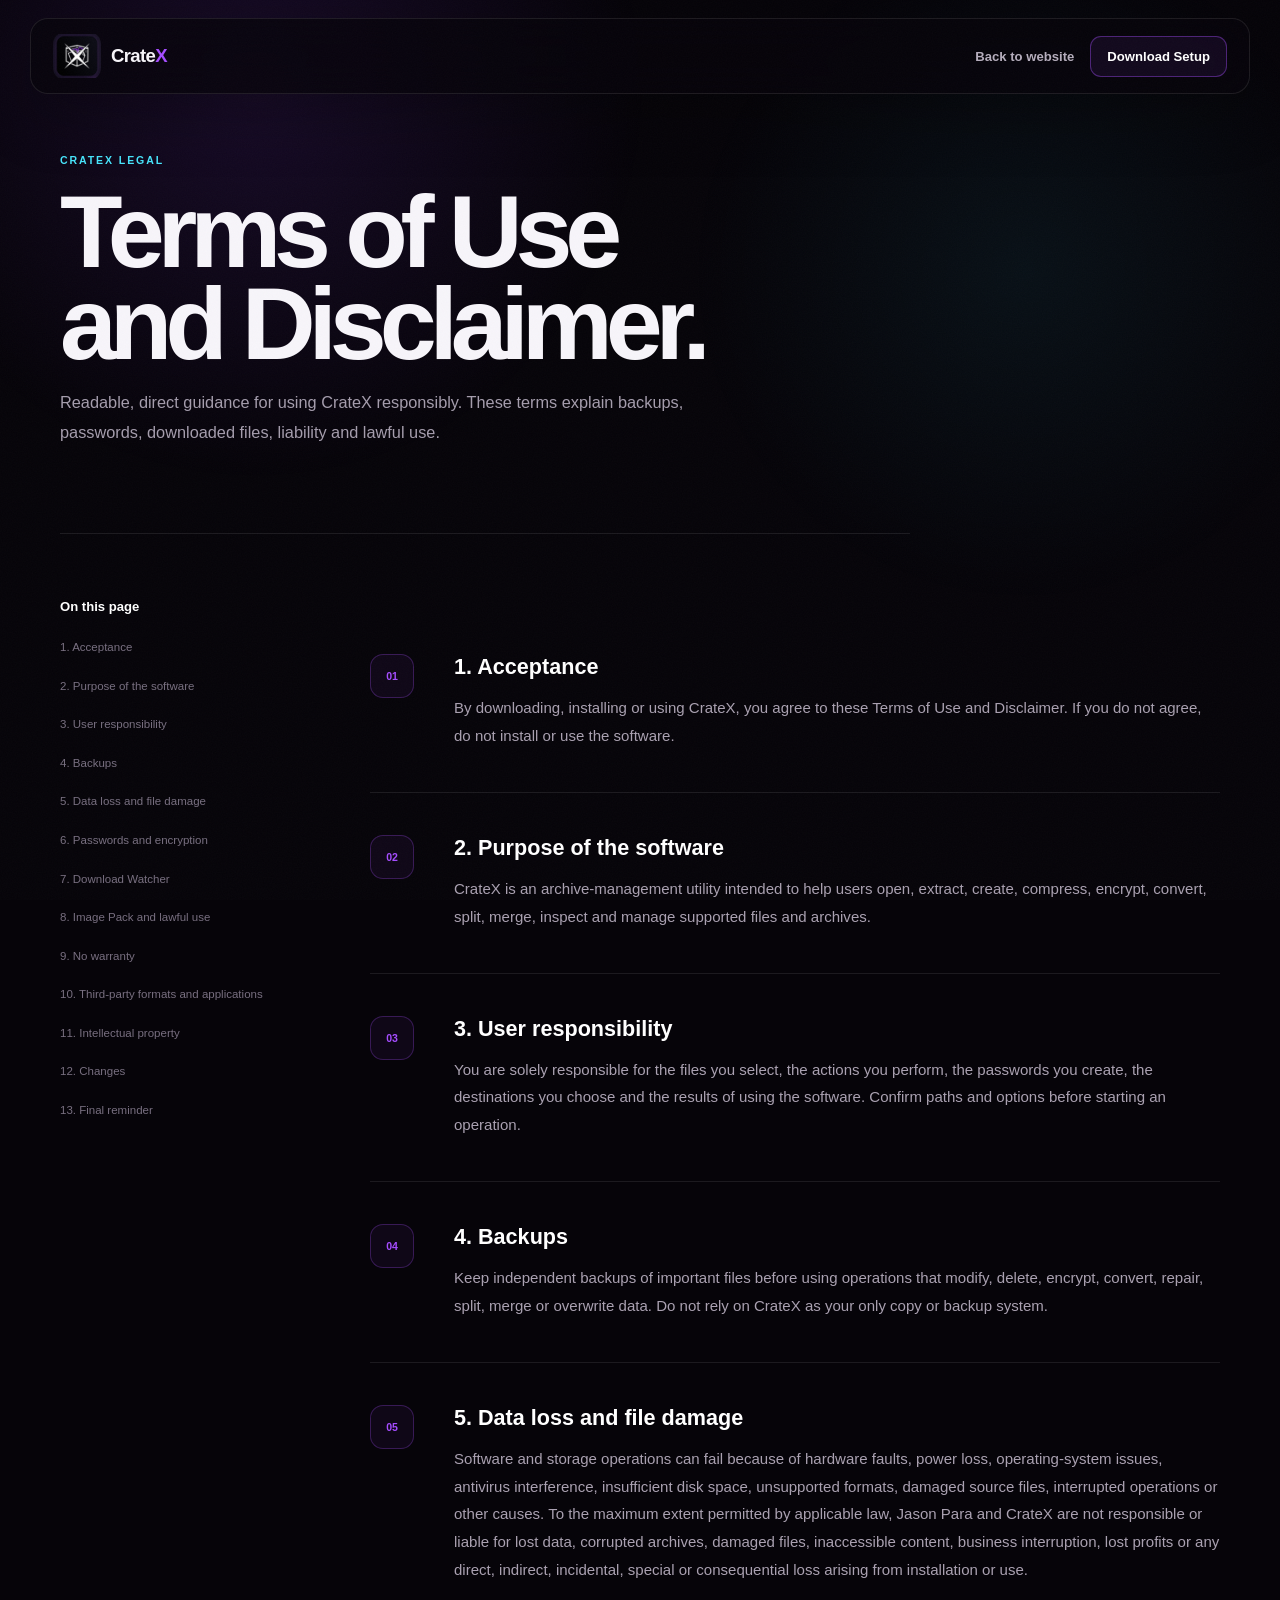
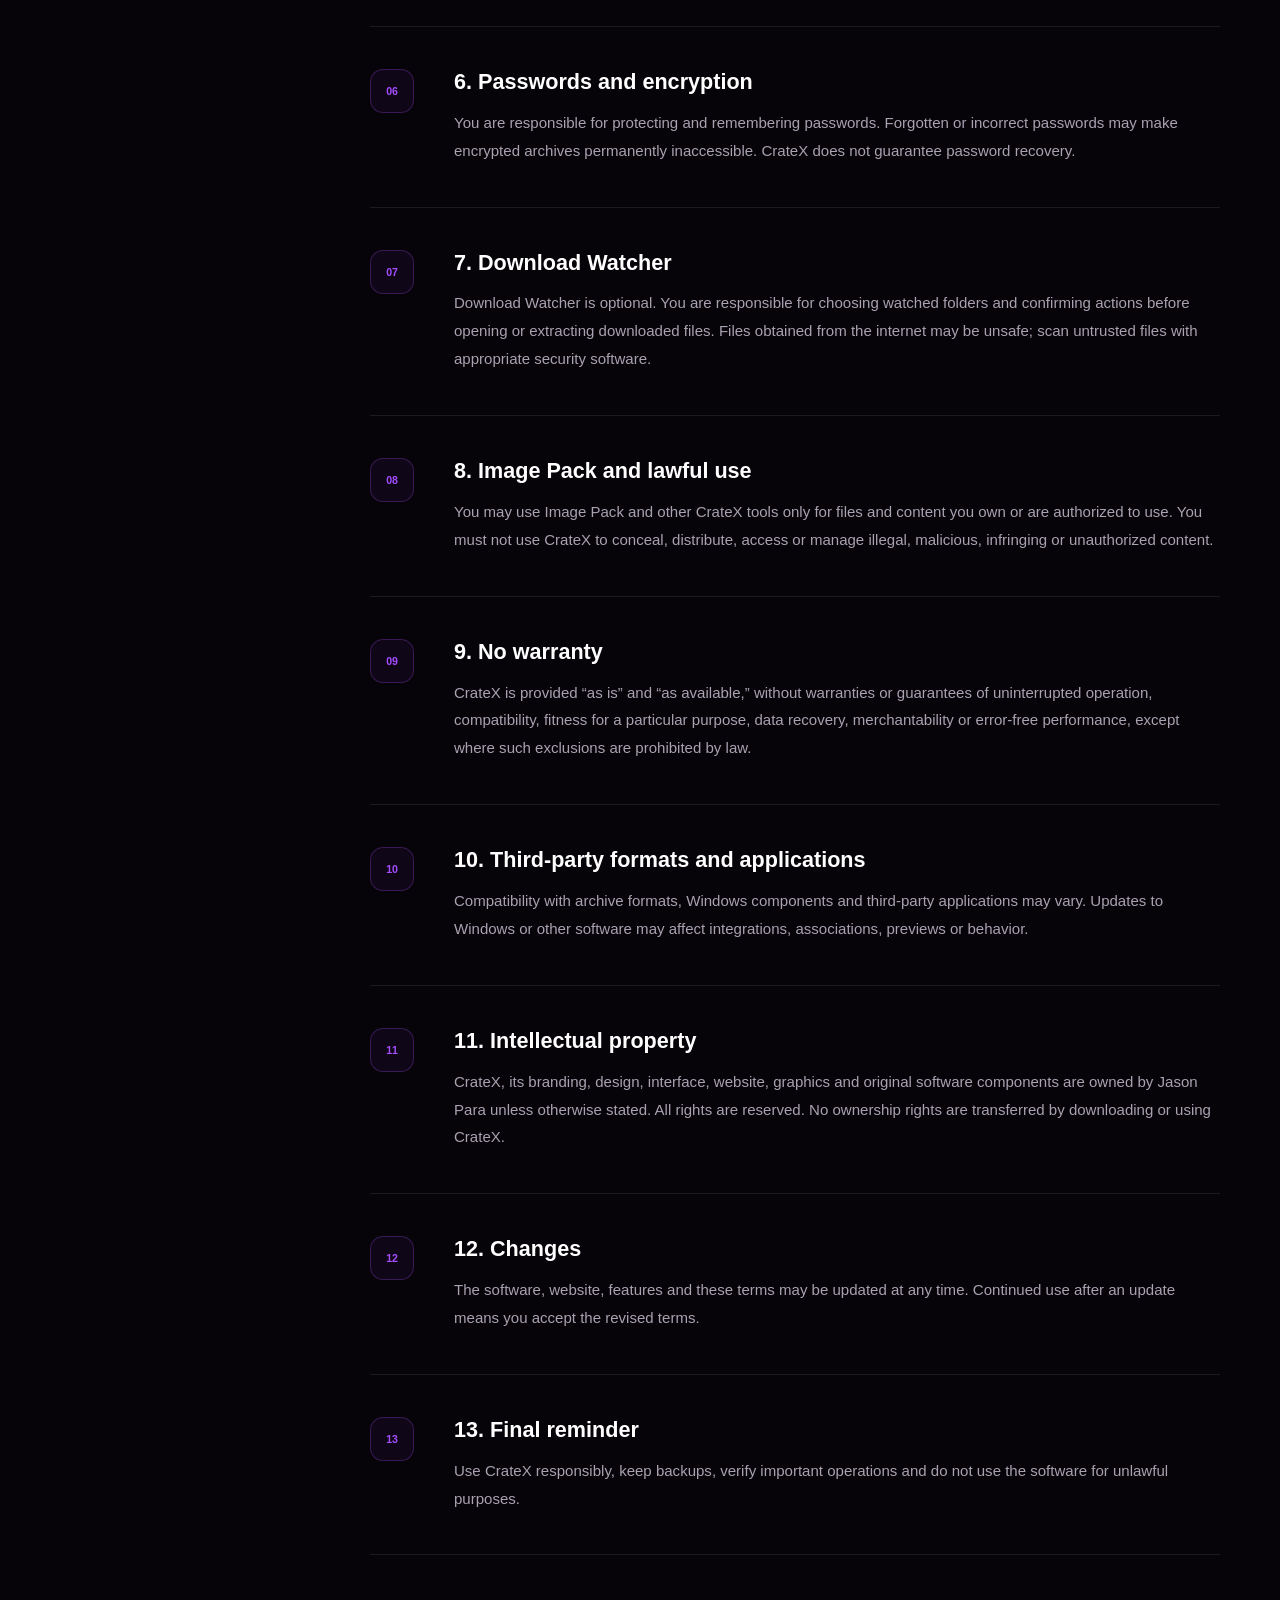
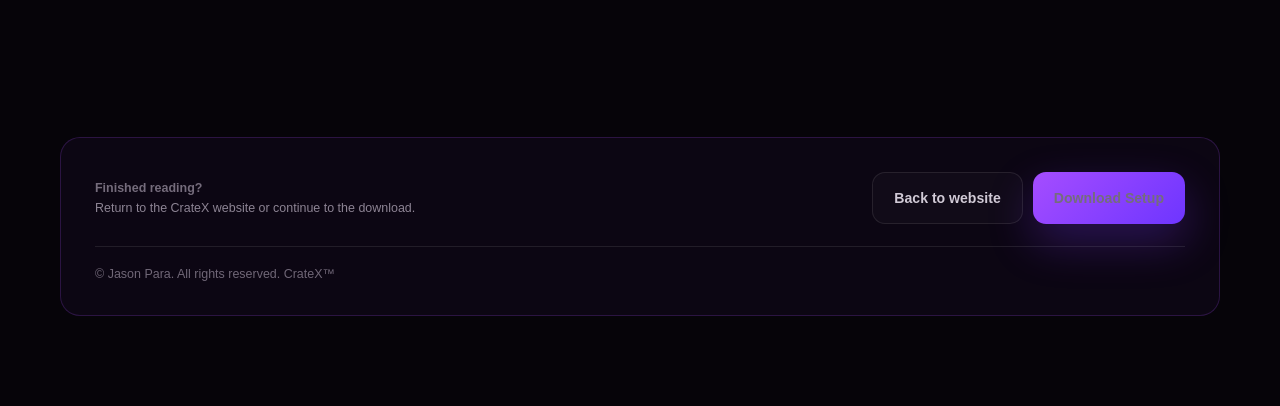
<file: terms.html>
<!doctype html>
<html lang="en">
<head>
  <meta charset="utf-8">
  <meta name="viewport" content="width=device-width,initial-scale=1">
  <meta name="theme-color" content="#07050b">
  <title>CrateX — Terms of Use and Disclaimer</title>
  <link rel="stylesheet" href="styles.css">
</head>
<body class="legal-page">
  <div class="grain" aria-hidden="true"></div>
  <header class="topbar legal-topbar">
    <a href="index.html" class="brand"><img src="assets/cratex-logo.png" alt="CrateX logo"><span>Crate<span>X</span></span></a>
    <nav><a href="index.html">Back to website</a><a class="download-link" href="index.html#download">Download Setup</a></nav>
  </header>

  <main class="legal-document">
    <div class="legal-hero">
      <span class="feature-index">CRATEX LEGAL</span>
      <h1>Terms of Use<br>and Disclaimer.</h1>
      <p>Readable, direct guidance for using CrateX responsibly. These terms explain backups, passwords, downloaded files, liability and lawful use.</p>
    </div>

    <div class="legal-layout">
      <aside class="legal-toc">
        <strong>On this page</strong>
        <a href="#1-acceptance">1. Acceptance</a>
<a href="#2-purpose-of-the-software">2. Purpose of the software</a>
<a href="#3-user-responsibility">3. User responsibility</a>
<a href="#4-backups">4. Backups</a>
<a href="#5-data-loss-and-file-damage">5. Data loss and file damage</a>
<a href="#6-passwords-and-encryption">6. Passwords and encryption</a>
<a href="#7-download-watcher">7. Download Watcher</a>
<a href="#8-image-pack-and-lawful-use">8. Image Pack and lawful use</a>
<a href="#9-no-warranty">9. No warranty</a>
<a href="#10-third-party-formats-and-applications">10. Third-party formats and applications</a>
<a href="#11-intellectual-property">11. Intellectual property</a>
<a href="#12-changes">12. Changes</a>
<a href="#13-final-reminder">13. Final reminder</a>
      </aside>
      <article class="legal-content">
        <section class="legal-section" id="acceptance">
          <span class="legal-section-icon">01</span>
          <div><h2>1. Acceptance</h2><p>By downloading, installing or using CrateX, you agree to these Terms of Use and Disclaimer. If you do not agree, do not install or use the software.</p></div>
        </section>
<section class="legal-section" id="purpose-of-the-software">
          <span class="legal-section-icon">02</span>
          <div><h2>2. Purpose of the software</h2><p>CrateX is an archive-management utility intended to help users open, extract, create, compress, encrypt, convert, split, merge, inspect and manage supported files and archives.</p></div>
        </section>
<section class="legal-section" id="user-responsibility">
          <span class="legal-section-icon">03</span>
          <div><h2>3. User responsibility</h2><p>You are solely responsible for the files you select, the actions you perform, the passwords you create, the destinations you choose and the results of using the software. Confirm paths and options before starting an operation.</p></div>
        </section>
<section class="legal-section" id="backups">
          <span class="legal-section-icon">04</span>
          <div><h2>4. Backups</h2><p>Keep independent backups of important files before using operations that modify, delete, encrypt, convert, repair, split, merge or overwrite data. Do not rely on CrateX as your only copy or backup system.</p></div>
        </section>
<section class="legal-section" id="data-loss-and-file-damage">
          <span class="legal-section-icon">05</span>
          <div><h2>5. Data loss and file damage</h2><p>Software and storage operations can fail because of hardware faults, power loss, operating-system issues, antivirus interference, insufficient disk space, unsupported formats, damaged source files, interrupted operations or other causes. To the maximum extent permitted by applicable law, Jason Para and CrateX are not responsible or liable for lost data, corrupted archives, damaged files, inaccessible content, business interruption, lost profits or any direct, indirect, incidental, special or consequential loss arising from installation or use.</p></div>
        </section>
<section class="legal-section" id="passwords-and-encryption">
          <span class="legal-section-icon">06</span>
          <div><h2>6. Passwords and encryption</h2><p>You are responsible for protecting and remembering passwords. Forgotten or incorrect passwords may make encrypted archives permanently inaccessible. CrateX does not guarantee password recovery.</p></div>
        </section>
<section class="legal-section" id="download-watcher">
          <span class="legal-section-icon">07</span>
          <div><h2>7. Download Watcher</h2><p>Download Watcher is optional. You are responsible for choosing watched folders and confirming actions before opening or extracting downloaded files. Files obtained from the internet may be unsafe; scan untrusted files with appropriate security software.</p></div>
        </section>
<section class="legal-section" id="image-pack-and-lawful-use">
          <span class="legal-section-icon">08</span>
          <div><h2>8. Image Pack and lawful use</h2><p>You may use Image Pack and other CrateX tools only for files and content you own or are authorized to use. You must not use CrateX to conceal, distribute, access or manage illegal, malicious, infringing or unauthorized content.</p></div>
        </section>
<section class="legal-section" id="no-warranty">
          <span class="legal-section-icon">09</span>
          <div><h2>9. No warranty</h2><p>CrateX is provided “as is” and “as available,” without warranties or guarantees of uninterrupted operation, compatibility, fitness for a particular purpose, data recovery, merchantability or error-free performance, except where such exclusions are prohibited by law.</p></div>
        </section>
<section class="legal-section" id="third-party-formats-and-applications">
          <span class="legal-section-icon">10</span>
          <div><h2>10. Third-party formats and applications</h2><p>Compatibility with archive formats, Windows components and third-party applications may vary. Updates to Windows or other software may affect integrations, associations, previews or behavior.</p></div>
        </section>
<section class="legal-section" id="intellectual-property">
          <span class="legal-section-icon">11</span>
          <div><h2>11. Intellectual property</h2><p>CrateX, its branding, design, interface, website, graphics and original software components are owned by Jason Para unless otherwise stated. All rights are reserved. No ownership rights are transferred by downloading or using CrateX.</p></div>
        </section>
<section class="legal-section" id="changes">
          <span class="legal-section-icon">12</span>
          <div><h2>12. Changes</h2><p>The software, website, features and these terms may be updated at any time. Continued use after an update means you accept the revised terms.</p></div>
        </section>
<section class="legal-section" id="final-reminder">
          <span class="legal-section-icon">13</span>
          <div><h2>13. Final reminder</h2><p>Use CrateX responsibly, keep backups, verify important operations and do not use the software for unlawful purposes.</p></div>
        </section>

      </article>
    </div>

    <div class="legal-end">
      <div><strong>Finished reading?</strong><span>Return to the CrateX website or continue to the download.</span></div>
      <div class="legal-end-actions"><a class="secondary" href="index.html">Back to website</a><a class="primary" href="index.html#download">Download Setup</a></div>
      <span class="legal-copyright">© Jason Para. All rights reserved. CrateX™</span>
    </div>
  </main>
  <button class="back-to-top" type="button" aria-label="Back to top">↑</button>
  <script src="script.js"></script>
</body>
</html>
</file>
<file: styles.css>
:root{--bg:#060409;--bg2:#0b0710;--text:#f8f6fa;--muted:#a59dad;--dim:#6d6574;--purple:#a54dff;--purple2:#6e35ff;--cyan:#48e8ff;--line:rgba(255,255,255,.09);--glass:rgba(14,10,20,.72);--shadow:0 38px 100px rgba(0,0,0,.48)}
*{box-sizing:border-box}html{scroll-behavior:smooth}body{margin:0;background:var(--bg);color:var(--text);font-family:Inter,Segoe UI,Arial,sans-serif;overflow-x:hidden}body:before{content:"";position:fixed;inset:0;background:radial-gradient(circle at 20% 10%,rgba(147,62,255,.12),transparent 30%),radial-gradient(circle at 80% 30%,rgba(58,227,255,.06),transparent 28%);pointer-events:none;z-index:-3}.grain{position:fixed;inset:0;opacity:.028;pointer-events:none;z-index:99;background-image:url("data:image/svg+xml,%3Csvg xmlns='http://www.w3.org/2000/svg' width='180' height='180'%3E%3Cfilter id='n'%3E%3CfeTurbulence type='fractalNoise' baseFrequency='.8' numOctaves='4' stitchTiles='stitch'/%3E%3C/filter%3E%3Crect width='100%25' height='100%25' filter='url(%23n)'/%3E%3C/svg%3E")}#particles{position:fixed;inset:0;width:100%;height:100%;pointer-events:none;z-index:-2}.pointer-glow{position:fixed;width:420px;height:420px;border-radius:50%;background:rgba(156,70,255,.075);filter:blur(95px);pointer-events:none;transform:translate(-50%,-50%);z-index:-1}a{text-decoration:none;color:inherit}img{display:block;max-width:100%}em{font-style:normal;background:linear-gradient(96deg,#fff,#d9bcff 45%,#8a59ff 75%,var(--cyan));-webkit-background-clip:text;background-clip:text;color:transparent}
.topbar{position:fixed;top:18px;left:50%;transform:translateX(-50%);z-index:50;width:min(1220px,calc(100% - 32px));height:68px;padding:0 18px;display:flex;align-items:center;justify-content:space-between;border:1px solid var(--line);border-radius:18px;background:rgba(7,5,11,.76);backdrop-filter:blur(22px);box-shadow:0 20px 60px rgba(0,0,0,.25)}.brand{display:flex;align-items:center;gap:10px;font-weight:900;letter-spacing:-.04em}.brand img{width:36px;height:36px;object-fit:contain;border-radius:9px}.brand>span{font-size:1.04rem}.brand>span span{color:var(--purple)}.topbar nav{display:flex;align-items:center;gap:24px;color:#b6aebd;font-size:.82rem;font-weight:700}.topbar nav a{transition:.2s}.topbar nav a:hover{color:#fff}.download-link{padding:12px 16px;border:1px solid rgba(165,77,255,.4);border-radius:11px;background:rgba(165,77,255,.08);color:#fff!important}.menu{display:none;width:42px;height:42px;border:1px solid var(--line);border-radius:11px;background:transparent}.menu i{display:block;width:17px;height:1px;margin:5px auto;background:#fff}
.hero{position:relative;min-height:100vh;padding:150px max(28px,calc((100vw - 1220px)/2)) 80px;display:grid;grid-template-columns:.9fr 1.1fr;align-items:center;gap:70px}.overline{display:flex;align-items:center;gap:11px;color:var(--cyan);font-size:.68rem;font-weight:900;letter-spacing:.18em;text-transform:uppercase}.overline span{width:28px;height:1px;background:linear-gradient(90deg,var(--purple),var(--cyan))}.hero h1{margin:27px 0 24px;font-size:clamp(4.5rem,7.6vw,8rem);line-height:.88;letter-spacing:-.075em}.hero-copy>p{max-width:610px;color:var(--muted);font-size:1.08rem;line-height:1.8}.hero-actions{display:flex;flex-wrap:wrap;gap:12px;margin-top:32px}.primary,.secondary{min-height:52px;padding:0 21px;display:inline-flex;align-items:center;gap:13px;border-radius:13px;font-size:.88rem;font-weight:900;transition:.22s}.primary{background:linear-gradient(135deg,var(--purple),var(--purple2));box-shadow:0 18px 45px rgba(125,54,255,.28)}.secondary{border:1px solid var(--line);background:rgba(255,255,255,.025);color:#d1cad6}.primary:hover,.secondary:hover{transform:translateY(-3px)}.platform-line{display:flex;flex-wrap:wrap;gap:17px;margin-top:27px;color:#736b79;font-size:.72rem}.platform-line span:before{content:"";display:inline-block;width:4px;height:4px;margin:0 7px 2px 0;border-radius:50%;background:var(--purple)}
.hero-visual{position:relative;min-height:680px;display:grid;place-items:center}.halo{position:absolute;border:1px solid rgba(165,77,255,.14);border-radius:50%;animation:pulse 4s ease-in-out infinite}.halo-a{width:610px;height:610px}.halo-b{width:450px;height:450px;animation-delay:1s}.hero-frame{width:min(480px,82%);padding:10px;position:relative;z-index:3;border:1px solid rgba(255,255,255,.11);border-radius:25px;background:linear-gradient(145deg,rgba(255,255,255,.055),rgba(255,255,255,.012));box-shadow:0 55px 120px rgba(0,0,0,.55),0 0 100px rgba(143,55,255,.16);transform:rotate(-1.5deg)}.frame-label{height:42px;padding:0 11px;display:flex;align-items:center;gap:8px;color:#807887;font-size:.68rem;font-weight:800;letter-spacing:.14em}.frame-label i{width:7px;height:7px;border-radius:50%;background:var(--purple);box-shadow:0 0 13px var(--purple)}.hero-frame img{width:100%;border-radius:16px}.orbit{position:absolute;z-index:4;width:64px;height:64px;display:grid;place-items:center;border:1px solid var(--line);border-radius:18px;background:rgba(13,9,18,.92);box-shadow:0 20px 50px rgba(0,0,0,.42);color:#c9bfce;font-size:.68rem;font-weight:900}.orbit-one{right:6%;top:24%;animation:float 4s ease-in-out infinite}.orbit-two{left:2%;bottom:26%;animation:float 4.5s .8s ease-in-out infinite}.orbit-three{right:10%;bottom:9%;animation:float 5s 1.4s ease-in-out infinite}.hero-callout{position:absolute;z-index:5;padding:10px 14px;border:1px solid var(--line);border-radius:999px;background:rgba(10,7,14,.9);backdrop-filter:blur(14px);box-shadow:0 16px 40px rgba(0,0,0,.35);color:#a89fae;font-size:.7rem;font-weight:800}.callout-a{left:3%;top:18%}.callout-b{right:0;bottom:31%}
.value-strip{padding:24px 0;display:flex;gap:27px;align-items:center;width:max-content;min-width:100%;border-block:1px solid var(--line);background:rgba(255,255,255,.012);color:#8b8291;font-size:.72rem;font-weight:900;letter-spacing:.14em;animation:strip 30s linear infinite}.value-strip i{color:var(--purple);font-style:normal}
.watcher-stage,.imagepack-stage,.password-stage,.cinematic-feature,.split-scene,.converter-stage,.formats,.capability-wall,.terms-section{width:min(1220px,calc(100% - 40px));margin:0 auto;padding:135px 0}.watcher-stage{min-height:900px;display:grid;grid-template-columns:.8fr 1.2fr;align-items:center;gap:70px}.spotlight-label,.feature-index{color:var(--cyan);font-size:.66rem;font-weight:900;letter-spacing:.18em;text-transform:uppercase}.watcher-copy h2,.imagepack-copy h2,.password-copy h2,.feature-copy h2,.split-copy h2,.converter-copy h2,.formats-copy h2,.capability-title h2,.terms-heading h2,.download h2{margin:16px 0 22px;font-size:clamp(3.2rem,6vw,6.5rem);line-height:.92;letter-spacing:-.067em}.watcher-copy>p,.imagepack-copy>p,.password-copy>p,.feature-copy>p,.split-copy>p,.converter-copy>p,.terms-heading>p{color:var(--muted);line-height:1.8}.watcher-flow{margin-top:30px;display:grid;gap:11px}.watcher-flow div{padding:14px 16px;display:grid;grid-template-columns:38px 1fr;align-items:center;border-left:1px solid rgba(165,77,255,.4);background:linear-gradient(90deg,rgba(165,77,255,.06),transparent)}.watcher-flow b{color:var(--purple);font-size:.69rem}.watcher-flow span{color:#b9b0bf;font-size:.82rem}.feature-pills,.chips,.password-notes{display:flex;flex-wrap:wrap;gap:8px;margin-top:24px}.feature-pills span,.chips span,.password-notes span{padding:8px 11px;border:1px solid var(--line);border-radius:999px;color:#8f8796;font-size:.68rem;font-weight:750}
.watcher-visual{position:relative;min-height:700px;display:grid;place-items:center}.watcher-beam{position:absolute;width:700px;height:350px;border-radius:50%;background:rgba(104,45,255,.18);filter:blur(110px)}.product-window{padding:10px;position:relative;z-index:3;border:1px solid rgba(255,255,255,.1);border-radius:24px;background:linear-gradient(145deg,rgba(255,255,255,.045),rgba(255,255,255,.012));box-shadow:var(--shadow)}.window-head{height:43px;padding:0 10px;display:flex;align-items:center;justify-content:space-between;color:#777080;font-size:.68rem}.window-head span{display:flex;align-items:center;gap:8px}.window-head i{width:7px;height:7px;border-radius:50%;background:var(--purple);box-shadow:0 0 12px var(--purple)}.window-head b{color:#5ddff2;letter-spacing:.12em}.product-window img{width:100%;border-radius:15px}.watcher-window{width:min(760px,96%)}.download-file{position:absolute;left:-2%;top:13%;z-index:5;min-width:285px;padding:14px;display:grid;grid-template-columns:48px 1fr 24px;align-items:center;gap:12px;border:1px solid var(--line);border-radius:16px;background:rgba(12,8,17,.94);box-shadow:0 25px 60px rgba(0,0,0,.42);animation:float 4s ease-in-out infinite}.download-file-icon{width:48px;height:48px;display:grid;place-items:center;border-radius:12px;background:linear-gradient(135deg,#45206a,#1d1029);color:#d9bdff;font-size:.66rem;font-weight:900}.download-file b,.download-file span{display:block}.download-file b{font-size:.8rem}.download-file span{margin-top:4px;color:#746c7b;font-size:.68rem}.download-file>i{color:#5af0c3;font-style:normal}.motion-line{position:absolute;left:12%;top:29%;width:150px;height:1px;background:linear-gradient(90deg,var(--purple),transparent);transform:rotate(20deg)}.watcher-action{position:absolute;z-index:4;padding:10px 14px;border:1px solid rgba(165,77,255,.24);border-radius:999px;background:rgba(11,7,15,.92);color:#c6bdcc;font-size:.68rem;font-weight:800}.action-one{right:-1%;top:24%}.action-two{right:4%;bottom:15%}
.imagepack-stage{min-height:900px;display:grid;grid-template-columns:1.15fr .85fr;align-items:center;gap:85px}.imagepack-art{position:relative;min-height:720px}.imagepack-window{position:absolute;left:8%;bottom:4%;width:86%}.image-card{position:absolute;width:180px;height:220px;display:grid;place-items:center;border:1px solid var(--line);border-radius:26px;background:linear-gradient(145deg,#231130,#0e0914);box-shadow:0 35px 80px rgba(0,0,0,.4);color:#c8b6d5;font-size:.75rem;font-weight:900}.cover-a{left:8%;top:5%;transform:rotate(-8deg)}.cover-b{left:27%;top:1%;transform:rotate(8deg);background:linear-gradient(145deg,#10222b,#0d0913)}.archive-core{position:absolute;right:9%;top:9%;width:170px;height:170px;display:grid;place-items:center;border:1px solid rgba(165,77,255,.38);border-radius:38px;background:radial-gradient(circle,var(--purple2),#17101f 66%);box-shadow:0 0 90px rgba(147,55,255,.27)}.archive-core span{font-size:1.7rem;font-weight:950}.archive-core b{position:absolute;bottom:32px;color:#c9b3d6;font-size:.62rem;letter-spacing:.15em}.combine-symbol{position:absolute;left:54%;top:17%;font-size:2rem;color:var(--purple)}.result-beam{position:absolute;left:20%;bottom:18%;width:500px;height:220px;border-radius:50%;background:rgba(147,54,255,.18);filter:blur(90px)}.large-points{margin-top:30px;display:grid;gap:18px}.large-points div{display:grid;grid-template-columns:90px 1fr;gap:18px;padding-top:18px;border-top:1px solid var(--line)}.large-points b{color:#fff}.large-points span{color:#817887;line-height:1.6;font-size:.82rem}
.password-stage{min-height:850px;display:grid;grid-template-columns:.8fr 1.2fr;align-items:center;gap:80px}.password-visual{position:relative;min-height:650px;display:grid;place-items:center}.vault-rings{position:absolute;width:580px;height:580px;border:1px solid rgba(165,77,255,.13);border-radius:50%;box-shadow:inset 0 0 0 75px rgba(165,77,255,.018),inset 0 0 0 150px rgba(165,77,255,.012)}.vault-card{position:relative;z-index:3;width:min(650px,96%);padding:22px;border:1px solid rgba(165,77,255,.25);border-radius:24px;background:rgba(13,9,18,.9);box-shadow:var(--shadow)}.vault-card header{display:flex;justify-content:space-between;color:var(--cyan);font-size:.68rem;font-weight:900;letter-spacing:.13em}.vault-search{margin:24px 0 14px;padding:14px 16px;display:flex;justify-content:space-between;border:1px solid var(--line);border-radius:13px;color:#706777;background:#09060c;font-size:.76rem}.vault-entry{padding:14px;display:grid;grid-template-columns:44px 1fr auto;align-items:center;gap:12px;border:1px solid transparent;border-radius:14px}.vault-entry.active{border-color:rgba(165,77,255,.27);background:rgba(165,77,255,.075)}.vault-icon{width:44px;height:44px;display:grid;place-items:center;border-radius:11px;background:#21142b;color:#bf91ea;font-size:.65rem;font-weight:900}.vault-entry b,.vault-entry span{display:block}.vault-entry b{font-size:.82rem}.vault-entry span{margin-top:4px;color:#6f6676;font-size:.66rem}.vault-entry em{color:#847a8b;font-size:.75rem;letter-spacing:.08em;background:none;-webkit-text-fill-color:initial}.vault-card button{width:100%;min-height:46px;margin-top:14px;border:1px solid rgba(165,77,255,.34);border-radius:12px;background:linear-gradient(135deg,rgba(165,77,255,.22),rgba(110,53,255,.12));color:white;font-weight:900}.vault-lock{position:absolute;right:2%;top:8%;z-index:5;width:72px;height:72px;display:grid;place-items:center;border:1px solid var(--line);border-radius:22px;background:#120b19;color:var(--purple);font-size:1.8rem;box-shadow:0 20px 50px rgba(0,0,0,.35);animation:float 4s ease-in-out infinite}
.cinematic-feature{min-height:820px;display:grid;grid-template-columns:.72fr 1.28fr;align-items:center;gap:70px}.screen-wrap{padding:11px;border:1px solid rgba(255,255,255,.1);border-radius:24px;background:linear-gradient(145deg,rgba(255,255,255,.045),rgba(255,255,255,.012));box-shadow:var(--shadow);transform-style:preserve-3d}.screen-chrome{height:42px;padding:0 10px;display:flex;align-items:center;gap:7px;color:#777080;font-size:.68rem}.screen-chrome i{width:7px;height:7px;border-radius:50%;background:#3d3544}.screen-chrome i:first-child{background:var(--purple)}.screen-chrome span{margin-left:8px}.screen-wrap img{width:100%;border-radius:15px}.split-scene{min-height:850px;display:grid;grid-template-columns:.7fr 1.3fr;align-items:center;gap:65px;background:radial-gradient(circle at 70% 50%,rgba(147,60,255,.1),transparent 35%)}.split-visual{position:relative;min-height:650px;display:grid;place-items:center}.split-screen{width:min(800px,100%);padding:10px;border:1px solid var(--line);border-radius:24px;background:rgba(255,255,255,.025);box-shadow:var(--shadow)}.split-screen img{border-radius:15px}.part{position:absolute;z-index:4;width:125px;height:78px;display:grid;place-items:center;border:1px solid rgba(165,77,255,.35);border-radius:17px;background:rgba(14,9,20,.92);box-shadow:0 20px 50px rgba(0,0,0,.38);color:#ad9bb9;font-size:.66rem;font-weight:900}.p1{left:1%;top:17%;transform:rotate(-8deg)}.p2{right:2%;top:27%;transform:rotate(8deg)}.p3{right:12%;bottom:9%;transform:rotate(-4deg)}
.converter-stage{min-height:800px;display:grid;grid-template-columns:.75fr 1.25fr;align-items:center;gap:70px}.converter-visual{position:relative;min-height:600px;display:grid;place-items:center}.converter-window{width:min(760px,92%)}.convert-token{position:absolute;z-index:4;width:90px;height:90px;display:grid;place-items:center;border:1px solid rgba(165,77,255,.34);border-radius:24px;background:#120b19;box-shadow:0 25px 55px rgba(0,0,0,.4);font-size:.78rem;font-weight:900}.convert-token.left{left:0;top:21%}.convert-token.right{right:0;bottom:18%}.convert-arrow{position:absolute;right:8%;top:23%;z-index:4;color:var(--cyan);font-size:2rem}.formats{min-height:800px;display:grid;grid-template-columns:.85fr 1.15fr;align-items:center;gap:80px}.format-orbit{position:relative;min-height:590px;display:grid;place-items:center}.format-center{width:160px;height:160px;padding:18px;border:1px solid rgba(165,77,255,.35);border-radius:38px;background:rgba(15,10,21,.88);box-shadow:0 0 100px rgba(145,55,255,.22);z-index:3}.format-center img{width:100%;height:100%;object-fit:contain;border-radius:25px}.format-orbit>span{--angle:calc(var(--i)*51.43deg);position:absolute;width:75px;height:75px;display:grid;place-items:center;border:1px solid var(--line);border-radius:20px;background:rgba(12,8,17,.9);color:#c6bccd;font-size:.75rem;font-weight:900;transform:rotate(var(--angle)) translateX(230px) rotate(calc(var(--angle)*-1));box-shadow:0 18px 40px rgba(0,0,0,.35)}.format-orbit:before,.format-orbit:after{content:"";position:absolute;border:1px solid rgba(165,77,255,.12);border-radius:50%}.format-orbit:before{width:460px;height:460px}.format-orbit:after{width:330px;height:330px}
.capability-wall{padding-top:90px}.capability-title{max-width:850px;margin-bottom:55px}.capability-title>span{color:var(--cyan);font-size:.66rem;font-weight:900;letter-spacing:.18em}.capability-grid{display:grid;grid-template-columns:repeat(5,1fr);gap:12px}.capability-grid article{min-height:180px;padding:20px;border-top:1px solid var(--line);background:linear-gradient(180deg,rgba(255,255,255,.018),transparent)}.capability-grid b{font-size:.95rem}.capability-grid p{color:#857c8d;line-height:1.55;font-size:.76rem}
.terms-section{padding-top:90px}.terms-heading{max-width:900px}.terms-grid{margin-top:50px;display:grid;grid-template-columns:repeat(2,1fr);gap:14px}.terms-grid article{min-height:250px;padding:26px;border:1px solid var(--line);border-radius:20px;background:linear-gradient(145deg,rgba(255,255,255,.025),rgba(255,255,255,.009))}.terms-grid article>span{color:var(--purple);font-size:.7rem;font-weight:900}.terms-grid h3{margin:55px 0 12px;font-size:1.2rem}.terms-grid p{color:#92899a;line-height:1.7;font-size:.82rem}.legal-callout{margin-top:15px;padding:22px 25px;display:flex;align-items:center;justify-content:space-between;gap:20px;border:1px solid rgba(165,77,255,.22);border-radius:17px;background:rgba(165,77,255,.055);color:#9f96a6;font-size:.78rem}.legal-callout a{color:white;text-decoration:underline}.legal-callout span{color:#6f6776}
.download{position:relative;min-height:760px;padding:130px 24px;display:flex;flex-direction:column;align-items:center;justify-content:center;text-align:center;overflow:hidden}.download-beam{position:absolute;width:900px;height:440px;border-radius:50%;background:rgba(133,49,255,.18);filter:blur(120px)}.download-logo{width:120px;height:120px;object-fit:contain;margin-bottom:26px;filter:drop-shadow(0 0 40px rgba(156,70,255,.36))}.download h2{position:relative;max-width:900px}.download p{position:relative;max-width:560px;color:var(--muted);line-height:1.7}.download-button{position:relative;min-height:58px;margin-top:28px;padding:0 26px;display:flex;align-items:center;gap:18px;border-radius:15px;background:#fff;color:#0a0710;font-weight:900;box-shadow:0 20px 55px rgba(255,255,255,.13);transition:.22s}.download-button:hover{transform:translateY(-3px) scale(1.02)}.download small{position:relative;margin-top:16px;color:#6f6776}.download small a{text-decoration:underline}
footer{width:min(1220px,calc(100% - 40px));min-height:110px;margin:0 auto;padding:25px 0;display:flex;align-items:center;gap:25px;border-top:1px solid var(--line);color:#726a78;font-size:.73rem}footer p{margin-left:auto}.footer-links{display:flex;gap:15px}.footer-links a:hover{color:#fff}
.reveal{opacity:0;transform:translateY(28px)}.reveal.visible{opacity:1;transform:none;transition:opacity .8s cubic-bezier(.2,.7,.2,1),transform .8s cubic-bezier(.2,.7,.2,1)}
.legal-page{overflow:auto}.legal-document{width:min(900px,calc(100% - 40px));margin:0 auto;padding:170px 0 90px}.legal-hero{padding-bottom:65px;border-bottom:1px solid var(--line)}.legal-hero h1{margin:18px 0;font-size:clamp(4rem,8vw,7rem);line-height:.9;letter-spacing:-.07em}.legal-hero p{max-width:650px;color:var(--muted);line-height:1.8}.legal-document article{padding:55px 0}.legal-document article h2{margin:45px 0 12px;font-size:1.35rem}.legal-document article p{color:#aaa1b0;line-height:1.85}.legal-end{padding-top:35px;border-top:1px solid var(--line);display:flex;align-items:center;justify-content:space-between;gap:20px;color:#756c7c;font-size:.78rem}
@keyframes pulse{0%,100%{transform:scale(.95);opacity:.5}50%{transform:scale(1.04);opacity:1}}@keyframes float{0%,100%{transform:translateY(0)}50%{transform:translateY(-12px)}}@keyframes strip{to{transform:translateX(-20%)}}
@media(max-width:1050px){.hero,.watcher-stage,.imagepack-stage,.password-stage,.cinematic-feature,.split-scene,.converter-stage,.formats{grid-template-columns:1fr}.hero{text-align:center;padding-top:150px}.hero-copy>p{margin-inline:auto}.overline,.hero-actions,.platform-line{justify-content:center}.hero-visual{min-height:620px}.watcher-stage,.imagepack-stage,.password-stage,.cinematic-feature,.split-scene,.converter-stage,.formats{text-align:center}.feature-pills,.chips,.password-notes{justify-content:center}.watcher-flow{text-align:left}.imagepack-copy{order:-1}.large-points{text-align:left}.capability-grid{grid-template-columns:repeat(2,1fr)}}
@media(max-width:760px){.topbar{top:10px;height:62px}.topbar nav{position:absolute;top:72px;left:0;right:0;padding:15px;display:grid;gap:6px;border:1px solid var(--line);border-radius:15px;background:rgba(8,6,12,.97);opacity:0;visibility:hidden;transform:translateY(-8px);transition:.2s}.topbar nav.open{opacity:1;visibility:visible;transform:none}.topbar nav a{padding:12px}.menu{display:block}.hero{padding-inline:18px}.hero h1{font-size:clamp(3.4rem,18vw,5.2rem)}.hero-visual{min-height:500px}.halo-a{width:420px;height:420px}.halo-b{width:320px;height:320px}.orbit,.hero-callout{display:none}.watcher-stage,.imagepack-stage,.password-stage,.cinematic-feature,.split-scene,.converter-stage,.formats,.capability-wall,.terms-section{width:calc(100% - 24px);padding:90px 0}.watcher-visual,.imagepack-art,.password-visual,.split-visual,.converter-visual,.format-orbit{min-height:520px}.download-file{left:0;top:5%;min-width:250px}.watcher-action,.motion-line{display:none}.image-card{width:125px;height:155px}.archive-core{width:115px;height:115px;right:3%}.imagepack-window{left:0;width:100%}.large-points div{grid-template-columns:1fr}.vault-rings{width:420px;height:420px}.vault-entry{grid-template-columns:42px 1fr}.vault-entry em{grid-column:2}.vault-lock{display:none}.part,.convert-token,.convert-arrow{display:none}.format-orbit>span{transform:rotate(var(--angle)) translateX(165px) rotate(calc(var(--angle)*-1));width:62px;height:62px}.format-orbit:before{width:330px;height:330px}.format-orbit:after{width:240px;height:240px}.capability-grid,.terms-grid{grid-template-columns:1fr}.legal-callout,.legal-end{align-items:flex-start;flex-direction:column}.download h2{font-size:clamp(3.2rem,15vw,5rem)}footer{flex-wrap:wrap;justify-content:center;text-align:center}footer p{width:100%;margin:0;order:4}.legal-document{padding-top:130px}.legal-hero h1{font-size:clamp(3.3rem,16vw,5.2rem)}}
@media(prefers-reduced-motion:reduce){*{animation:none!important;transition:none!important}.reveal{opacity:1;transform:none}}

/* Refined website pass */
html{scroll-padding-top:110px}
.brand img{width:48px;height:48px;border-radius:12px}.brand>span{font-size:1.16rem}.topbar{height:76px;padding-inline:22px}.topbar nav{gap:16px}
.value-strip{width:100%;overflow:hidden;padding:0;animation:none}.value-track{display:flex;width:max-content;animation:marquee 30s linear infinite}.value-group{display:flex;align-items:center;gap:27px;padding:24px 27px 24px 0;white-space:nowrap}.value-group i{color:var(--purple);font-style:normal}
@keyframes marquee{from{transform:translateX(0)}to{transform:translateX(-50%)}}
.imagepack-art{min-height:760px}.image-source{position:absolute;width:210px;padding:8px;border:1px solid var(--line);border-radius:25px;background:rgba(13,9,18,.95);box-shadow:0 35px 80px rgba(0,0,0,.45);z-index:3}.image-source img{width:100%;aspect-ratio:4/3;object-fit:cover;border-radius:18px}.image-source span,.zip-source span{display:block;padding:10px 7px 5px;color:#8f8497;font-size:.62rem;font-weight:900;letter-spacing:.13em;text-align:center}.image-source-jpg{left:2%;top:4%;transform:rotate(-8deg);animation:imageFloatA 5s ease-in-out infinite}.image-source-png{left:26%;top:0;transform:rotate(7deg);animation:imageFloatB 5.5s .6s ease-in-out infinite}.zip-source{position:absolute;right:2%;top:7%;z-index:3;width:205px;padding:8px;border:1px solid rgba(165,77,255,.35);border-radius:28px;background:rgba(14,9,20,.96);box-shadow:0 0 90px rgba(147,55,255,.2)}.zip-source img{width:100%;aspect-ratio:1/1;object-fit:contain;border-radius:20px}.imagepack-plus{position:absolute;left:55%;top:15%;z-index:5;color:var(--purple);font-size:2.5rem;font-weight:200;animation:pulse 2.2s ease-in-out infinite}.pack-flow{position:absolute;z-index:2;height:2px;background:linear-gradient(90deg,var(--purple),var(--cyan),transparent);transform-origin:left;animation:flowPulse 2s ease-in-out infinite}.flow-one{left:29%;top:26%;width:245px;transform:rotate(7deg)}.flow-two{left:48%;top:29%;width:220px;transform:rotate(-8deg);animation-delay:.5s}
@keyframes imageFloatA{0%,100%{transform:rotate(-8deg) translateY(0)}50%{transform:rotate(-6deg) translateY(-12px)}}@keyframes imageFloatB{0%,100%{transform:rotate(7deg) translateY(0)}50%{transform:rotate(5deg) translateY(10px)}}@keyframes flowPulse{0%,100%{opacity:.25;filter:blur(0)}50%{opacity:1;filter:drop-shadow(0 0 10px var(--purple))}}
.terms-section{padding-top:120px}.responsibility-list{margin-top:55px;border-top:1px solid var(--line)}.responsibility-item{padding:32px 0;display:grid;grid-template-columns:72px 1fr;gap:24px;align-items:start;border-bottom:1px solid var(--line)}.responsibility-icon{width:56px;height:56px;display:grid;place-items:center;border:1px solid rgba(165,77,255,.28);border-radius:18px;background:linear-gradient(145deg,rgba(165,77,255,.12),rgba(255,255,255,.015));color:var(--purple)}.responsibility-icon svg{width:25px;height:25px;fill:none;stroke:currentColor;stroke-width:1.7;stroke-linecap:round;stroke-linejoin:round}.responsibility-item h3{margin:1px 0 10px;font-size:1.25rem}.responsibility-item p{max-width:820px;margin:0;color:#978e9d;line-height:1.75;font-size:.87rem}.legal-callout{margin-top:28px;padding:28px;align-items:center}.legal-callout strong{display:block;margin-bottom:7px;color:white;font-size:1rem}.legal-callout p{margin:0;color:#938a9a;line-height:1.6}.legal-callout>a{flex:0 0 auto;min-height:48px;padding:0 17px;display:flex;align-items:center;gap:10px;border:1px solid rgba(165,77,255,.4);border-radius:12px;background:rgba(165,77,255,.1);text-decoration:none;font-weight:800}.legal-callout>a span{color:var(--cyan)}
.faq-section{width:min(1000px,calc(100% - 40px));margin:0 auto;padding:40px 0 125px}.faq-heading{text-align:center;margin-bottom:42px}.faq-heading h2{margin:14px 0 0;font-size:clamp(3rem,5vw,5rem);letter-spacing:-.06em}.faq-list{border-top:1px solid var(--line)}.faq-list details{border-bottom:1px solid var(--line)}.faq-list summary{padding:25px 54px 25px 0;position:relative;cursor:pointer;list-style:none;font-weight:800}.faq-list summary::-webkit-details-marker{display:none}.faq-list summary:after{content:"+";position:absolute;right:6px;top:19px;width:34px;height:34px;display:grid;place-items:center;border:1px solid var(--line);border-radius:50%;color:var(--purple);font-size:1.2rem}.faq-list details[open] summary:after{content:"−"}.faq-list p{margin:0;padding:0 70px 25px 0;color:#948b9b;line-height:1.75}
.closing-band{width:min(1220px,calc(100% - 40px));margin:0 auto 40px;padding:48px;display:flex;align-items:center;justify-content:space-between;gap:30px;border:1px solid rgba(165,77,255,.22);border-radius:28px;background:radial-gradient(circle at 85% 20%,rgba(77,218,255,.08),transparent 28%),radial-gradient(circle at 10% 90%,rgba(165,77,255,.14),transparent 35%),rgba(255,255,255,.018)}.closing-band span{color:var(--cyan);font-size:.65rem;font-weight:900;letter-spacing:.17em}.closing-band h2{margin:13px 0 0;font-size:clamp(2.7rem,4.5vw,5rem);line-height:.95;letter-spacing:-.06em}.closing-band>a{min-height:56px;padding:0 23px;display:flex;align-items:center;gap:14px;border-radius:14px;background:white;color:#09060d;font-weight:900;white-space:nowrap}
.back-to-top{position:fixed;right:24px;bottom:24px;z-index:48;width:50px;height:50px;border:1px solid rgba(165,77,255,.36);border-radius:16px;background:rgba(10,7,14,.86);backdrop-filter:blur(14px);color:white;font-size:1.2rem;cursor:pointer;box-shadow:0 18px 45px rgba(0,0,0,.35);opacity:0;visibility:hidden;transform:translateY(12px);transition:.22s}.back-to-top.visible{opacity:1;visibility:visible;transform:none}.back-to-top:hover{border-color:var(--purple);transform:translateY(-3px)}
footer{min-height:auto;padding:42px 0 28px;display:grid;grid-template-columns:1fr auto;gap:30px}.footer-main{display:flex;align-items:center;gap:26px}.footer-main p{margin:0;color:#847b8b}.footer-links{justify-self:end;display:flex;gap:18px}.footer-legal{grid-column:1/-1;padding-top:24px;display:flex;justify-content:space-between;border-top:1px solid var(--line);color:#625b69}.footer-brand img{width:44px;height:44px}
.legal-page{color:#f7f5fa}.legal-topbar .brand img{width:48px;height:48px}.legal-document{width:min(1160px,calc(100% - 40px));padding-top:150px}.legal-hero{max-width:850px;padding-bottom:70px}.legal-hero p{font-size:1.02rem}.legal-layout{display:grid;grid-template-columns:240px minmax(0,1fr);gap:70px;padding:65px 0}.legal-toc{position:sticky;top:125px;align-self:start;display:grid;gap:5px}.legal-toc strong{margin-bottom:12px;color:white;font-size:.82rem}.legal-toc a{padding:9px 0;color:#786f80;font-size:.72rem;line-height:1.35}.legal-toc a:hover{color:var(--purple)}.legal-content{padding:0}.legal-section{display:grid;grid-template-columns:60px 1fr;gap:24px;padding:0 0 42px;margin-bottom:42px;border-bottom:1px solid var(--line);scroll-margin-top:120px}.legal-section-icon{width:44px;height:44px;display:grid;place-items:center;border:1px solid rgba(165,77,255,.27);border-radius:13px;color:var(--purple);font-size:.66rem;font-weight:900;background:rgba(165,77,255,.06)}.legal-section h2{margin:0 0 13px!important;color:white;font-size:1.35rem!important;line-height:1.25}.legal-section p{margin:0;color:#aaa1b1!important;font-size:.94rem;line-height:1.85}.legal-end{margin-top:20px;padding:34px;border:1px solid rgba(165,77,255,.2);border-radius:20px;background:rgba(165,77,255,.045);display:grid;grid-template-columns:1fr auto;gap:22px}.legal-end>div:first-child strong,.legal-end>div:first-child span{display:block}.legal-end>div:first-child span{margin-top:6px;color:#8d8494;font-size:.78rem}.legal-end-actions{display:flex;gap:10px}.legal-copyright{grid-column:1/-1;padding-top:20px;border-top:1px solid var(--line);color:#706777}
@media(max-width:760px){.brand img{width:43px;height:43px}.topbar{height:68px}.imagepack-art{min-height:590px}.image-source{width:135px}.image-source-jpg{left:0}.image-source-png{left:20%}.zip-source{width:135px;right:0}.imagepack-plus{left:55%;top:12%}.pack-flow{display:none}.responsibility-item{grid-template-columns:56px 1fr;gap:16px}.responsibility-icon{width:48px;height:48px}.closing-band{padding:28px;align-items:flex-start;flex-direction:column}.legal-layout{grid-template-columns:1fr;gap:30px}.legal-toc{position:static;padding-bottom:25px;border-bottom:1px solid var(--line);grid-template-columns:1fr 1fr}.legal-toc strong{grid-column:1/-1}.legal-section{grid-template-columns:46px 1fr;gap:14px}.legal-end{grid-template-columns:1fr}.legal-end-actions{flex-wrap:wrap}.footer-main,footer{align-items:flex-start;grid-template-columns:1fr}.footer-links{justify-self:start;flex-wrap:wrap}.footer-legal{flex-direction:column;gap:8px}.back-to-top{right:14px;bottom:14px}}

/* Workflow icons and download bridge */
.capability-title p{
  max-width:620px;
  margin:18px 0 0;
  color:#8f8696;
  line-height:1.7;
}
.capability-grid article{
  min-height:205px;
  padding:22px;
  display:flex;
  flex-direction:column;
  justify-content:space-between;
  gap:32px;
  border:1px solid rgba(255,255,255,.055);
  border-radius:18px;
  background:
    radial-gradient(circle at 90% 10%,rgba(165,77,255,.07),transparent 38%),
    linear-gradient(160deg,rgba(255,255,255,.025),rgba(255,255,255,.008));
  transition:transform .24s ease,border-color .24s ease,background .24s ease;
}
.capability-grid article:hover{
  transform:translateY(-5px);
  border-color:rgba(165,77,255,.24);
  background:
    radial-gradient(circle at 90% 10%,rgba(165,77,255,.13),transparent 40%),
    linear-gradient(160deg,rgba(255,255,255,.04),rgba(255,255,255,.01));
}
.capability-icon{
  width:48px;
  height:48px;
  display:grid;
  place-items:center;
  border:1px solid rgba(165,77,255,.3);
  border-radius:15px;
  color:#b66cff;
  background:rgba(165,77,255,.075);
  box-shadow:inset 0 0 20px rgba(165,77,255,.035);
}
.capability-icon svg{
  width:23px;
  height:23px;
  fill:none;
  stroke:currentColor;
  stroke-width:1.7;
  stroke-linecap:round;
  stroke-linejoin:round;
}
.capability-grid article b{font-size:.98rem}
.capability-grid article p{margin:9px 0 0;color:#817888;line-height:1.55;font-size:.76rem}

.workflow-bridge{
  width:min(1220px,calc(100% - 40px));
  margin:0 auto;
  padding:90px 0 125px;
}
.bridge-copy{
  max-width:880px;
}
.bridge-copy h2{
  margin:16px 0 22px;
  font-size:clamp(3.4rem,6vw,6.4rem);
  line-height:.92;
  letter-spacing:-.067em;
}
.bridge-copy>p{
  max-width:760px;
  color:#9a919f;
  line-height:1.8;
}
.bridge-points{
  display:flex;
  flex-wrap:wrap;
  gap:9px;
  margin-top:24px;
}
.bridge-points span{
  padding:9px 12px;
  border:1px solid rgba(255,255,255,.08);
  border-radius:999px;
  color:#92899a;
  background:rgba(255,255,255,.018);
  font-size:.68rem;
  font-weight:800;
}

.bridge-visual{
  min-height:520px;
  margin-top:58px;
  padding:45px;
  display:grid;
  grid-template-columns:1fr 100px 1fr;
  align-items:center;
  gap:22px;
  position:relative;
  overflow:hidden;
  border:1px solid rgba(165,77,255,.2);
  border-radius:30px;
  background:
    radial-gradient(circle at 80% 35%,rgba(76,218,255,.08),transparent 30%),
    radial-gradient(circle at 18% 70%,rgba(165,77,255,.13),transparent 35%),
    rgba(255,255,255,.012);
}
.bridge-visual:before{
  content:"";
  position:absolute;
  inset:0;
  background-image:linear-gradient(rgba(255,255,255,.018) 1px,transparent 1px),linear-gradient(90deg,rgba(255,255,255,.018) 1px,transparent 1px);
  background-size:42px 42px;
  mask-image:linear-gradient(to bottom,transparent,black 20%,black 80%,transparent);
  pointer-events:none;
}
.old-flow,.new-flow{
  min-height:360px;
  padding:25px;
  position:relative;
  z-index:2;
  border:1px solid rgba(255,255,255,.07);
  border-radius:22px;
  background:rgba(8,6,12,.68);
}
.flow-label{
  display:block;
  margin-bottom:28px;
  color:#736a79;
  font-size:.64rem;
  font-weight:900;
  letter-spacing:.16em;
}
.context-menu{
  width:min(330px,100%);
  margin:auto;
  padding:9px;
  border:1px solid rgba(255,255,255,.09);
  border-radius:15px;
  background:#121016;
  box-shadow:0 25px 65px rgba(0,0,0,.42);
}
.context-menu div{
  padding:12px 14px;
  color:#a69dab;
  border-radius:9px;
  font-size:.78rem;
}
.context-menu div:nth-child(3){
  color:#d7cddc;
  background:rgba(255,255,255,.045);
}
.context-menu div:nth-child(n+4){opacity:.6}
.old-flow-strike{
  position:absolute;
  left:14%;
  right:14%;
  top:55%;
  height:3px;
  background:linear-gradient(90deg,transparent,#e5537f 15%,#e5537f 85%,transparent);
  transform:rotate(-10deg);
  box-shadow:0 0 20px rgba(229,83,127,.45);
}
.bridge-arrow{
  position:relative;
  z-index:2;
  color:#8f4dff;
}
.bridge-arrow svg{
  width:100%;
  fill:none;
  stroke:currentColor;
  stroke-width:2;
  stroke-linecap:round;
  stroke-linejoin:round;
  filter:drop-shadow(0 0 10px rgba(143,77,255,.5));
}
.new-flow{
  display:flex;
  flex-direction:column;
  justify-content:center;
}
.double-click{
  display:grid;
  place-items:center;
  gap:12px;
  position:relative;
}
.mini-zip{
  width:115px;
  height:115px;
  padding:8px;
  display:grid;
  place-items:center;
  border:1px solid rgba(165,77,255,.36);
  border-radius:28px;
  background:rgba(165,77,255,.06);
  box-shadow:0 0 55px rgba(146,59,255,.18);
  animation:bridgeFloat 4s ease-in-out infinite;
}
.mini-zip img{width:100%;height:100%;object-fit:contain}
.double-click span{
  color:#bdb3c4;
  font-size:.72rem;
  font-weight:800;
}
.double-click i{
  position:absolute;
  width:16px;
  height:16px;
  border:1px solid rgba(72,232,255,.65);
  border-radius:50%;
  animation:clickPulse 1.7s ease-out infinite;
}
.double-click i:nth-of-type(1){top:34%;right:31%}
.double-click i:nth-of-type(2){top:34%;right:31%;animation-delay:.32s}
.instant-actions{
  margin-top:25px;
  display:grid;
  gap:8px;
}
.instant-actions b{
  padding:13px 15px;
  border:1px solid rgba(165,77,255,.22);
  border-radius:11px;
  color:#d5cadd;
  background:linear-gradient(90deg,rgba(165,77,255,.12),rgba(165,77,255,.025));
  font-size:.75rem;
}
.bridge-cta{
  margin-top:15px;
  padding:25px 28px;
  display:flex;
  align-items:center;
  justify-content:space-between;
  gap:24px;
  border:1px solid rgba(165,77,255,.24);
  border-radius:20px;
  background:linear-gradient(120deg,rgba(165,77,255,.09),rgba(72,232,255,.035));
}
.bridge-cta strong,.bridge-cta span{display:block}
.bridge-cta strong{font-size:1.02rem}
.bridge-cta span{margin-top:6px;color:#8a8191;font-size:.76rem}
.bridge-cta a{
  min-height:52px;
  padding:0 20px;
  display:flex;
  align-items:center;
  gap:12px;
  flex:0 0 auto;
  border-radius:13px;
  background:linear-gradient(135deg,var(--purple),var(--purple2));
  box-shadow:0 16px 38px rgba(124,50,255,.24);
  font-size:.8rem;
  font-weight:900;
}

@keyframes bridgeFloat{
  0%,100%{transform:translateY(0) rotate(-1deg)}
  50%{transform:translateY(-10px) rotate(1deg)}
}
@keyframes clickPulse{
  0%{transform:scale(.2);opacity:1}
  100%{transform:scale(3.3);opacity:0}
}

@media(max-width:900px){
  .bridge-visual{grid-template-columns:1fr;gap:16px}
  .bridge-arrow{width:70px;margin:auto;transform:rotate(90deg)}
  .old-flow,.new-flow{min-height:330px}
}
@media(max-width:760px){
  .workflow-bridge{width:calc(100% - 24px);padding:70px 0 95px}
  .bridge-visual{padding:18px;border-radius:22px}
  .bridge-copy h2{font-size:clamp(3.1rem,15vw,5rem)}
  .bridge-cta{align-items:flex-start;flex-direction:column}
  .capability-grid{grid-template-columns:1fr}
}

/* Windows 11 context-menu realism */
.windows-menu{padding:7px;width:min(350px,100%);background:rgba(38,38,42,.97);border-color:rgba(255,255,255,.12);border-radius:12px;box-shadow:0 28px 70px rgba(0,0,0,.55)}
.windows-menu>div:not(.windows-quick-row):not(.menu-separator){min-height:34px;padding:7px 9px;display:grid;grid-template-columns:25px 1fr auto;align-items:center;gap:7px;color:#e5e5e8;border-radius:7px;font-size:.72rem}
.windows-menu>div:not(.windows-quick-row):not(.menu-separator):hover{background:rgba(255,255,255,.075)}
.windows-menu b{font-weight:500}.windows-menu em{color:#aaa;font-style:normal;font-size:1rem}.windows-menu small{color:#929296;font-size:.61rem}.menu-icon{width:20px;text-align:center;color:#d8d8dc;font-size:.76rem}.windows-quick-row{margin-bottom:5px;padding:5px 3px 8px;display:grid;grid-template-columns:repeat(5,1fr);border-bottom:1px solid rgba(255,255,255,.09);color:#d8d8dc;text-align:center}.windows-quick-row span{padding:7px;border-radius:6px}.windows-quick-row span:hover{background:rgba(255,255,255,.075)}.menu-separator{height:1px!important;min-height:1px!important;margin:4px 7px;padding:0!important;background:rgba(255,255,255,.09)}
.old-flow-strike{top:58%;height:3px}
@media(max-width:760px){.topbar nav{grid-template-columns:1fr 1fr}.topbar nav .download-link{grid-column:1/-1}}
</file>
